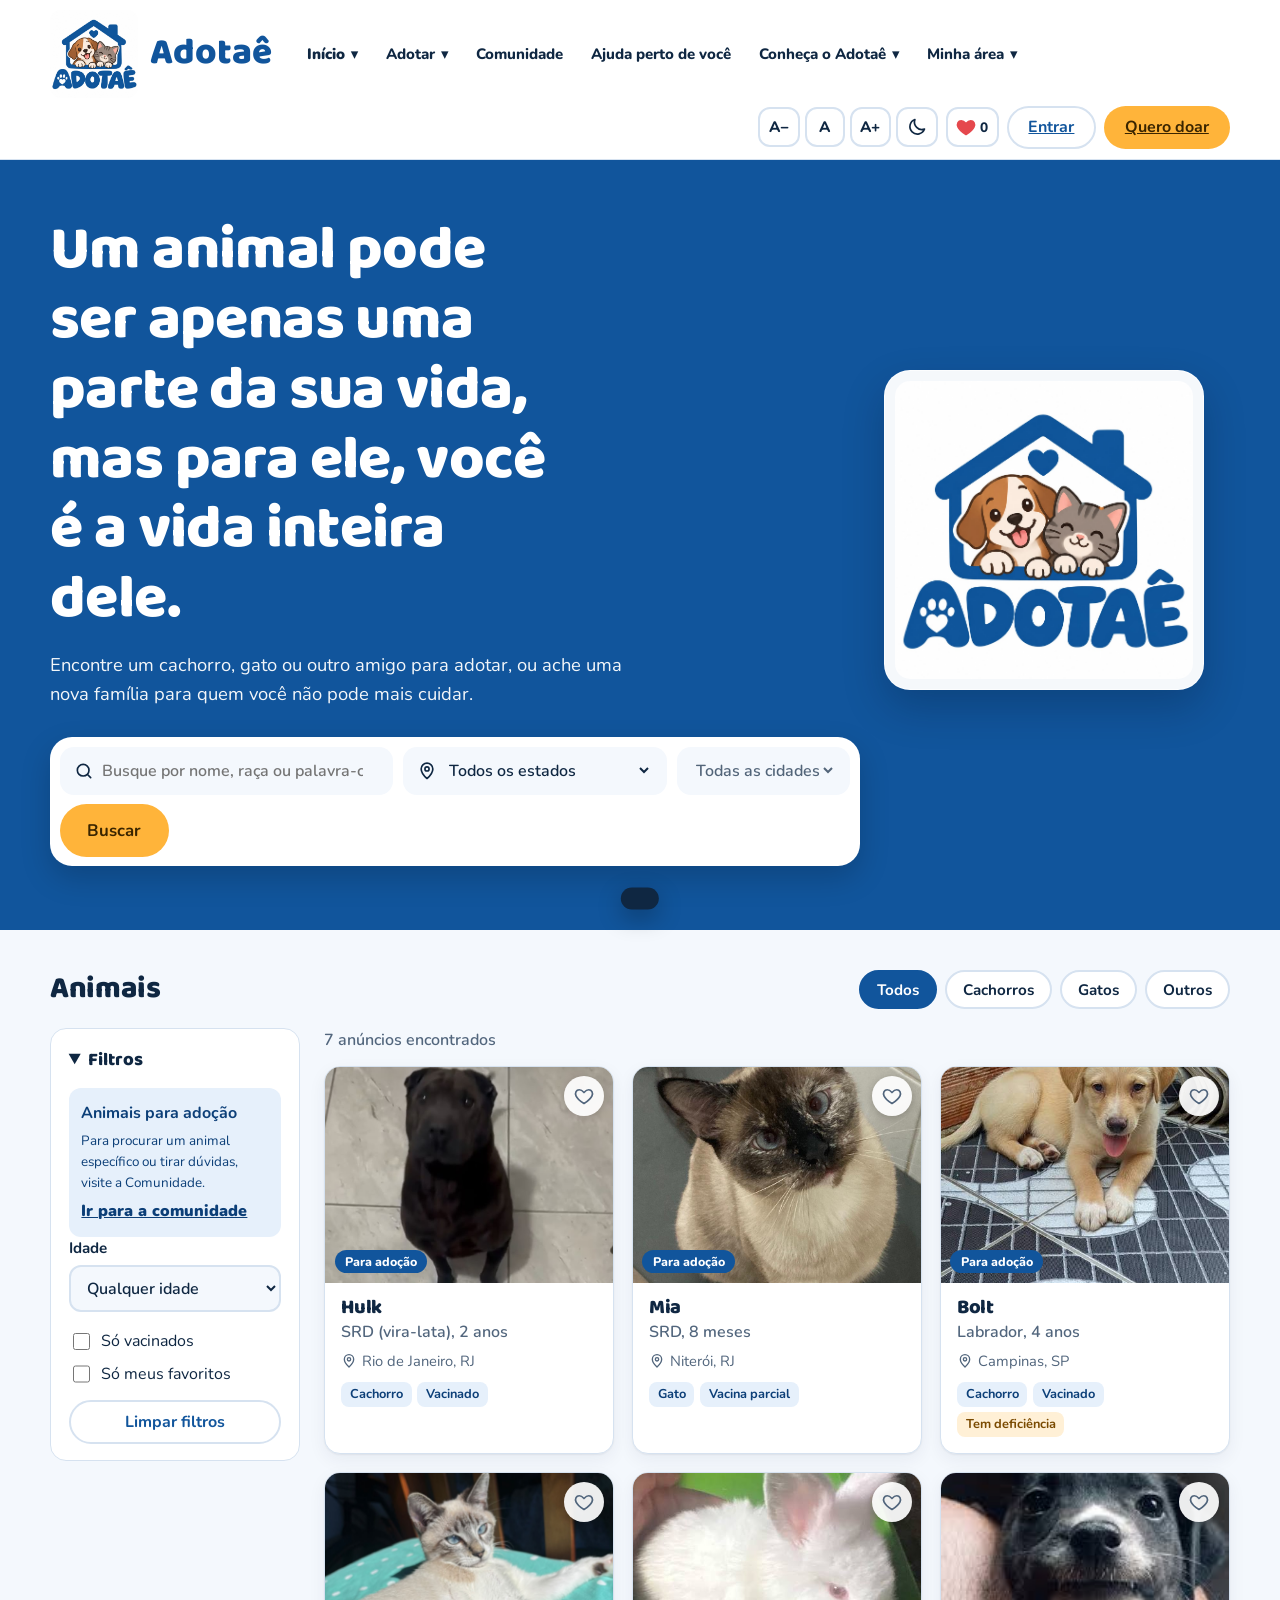
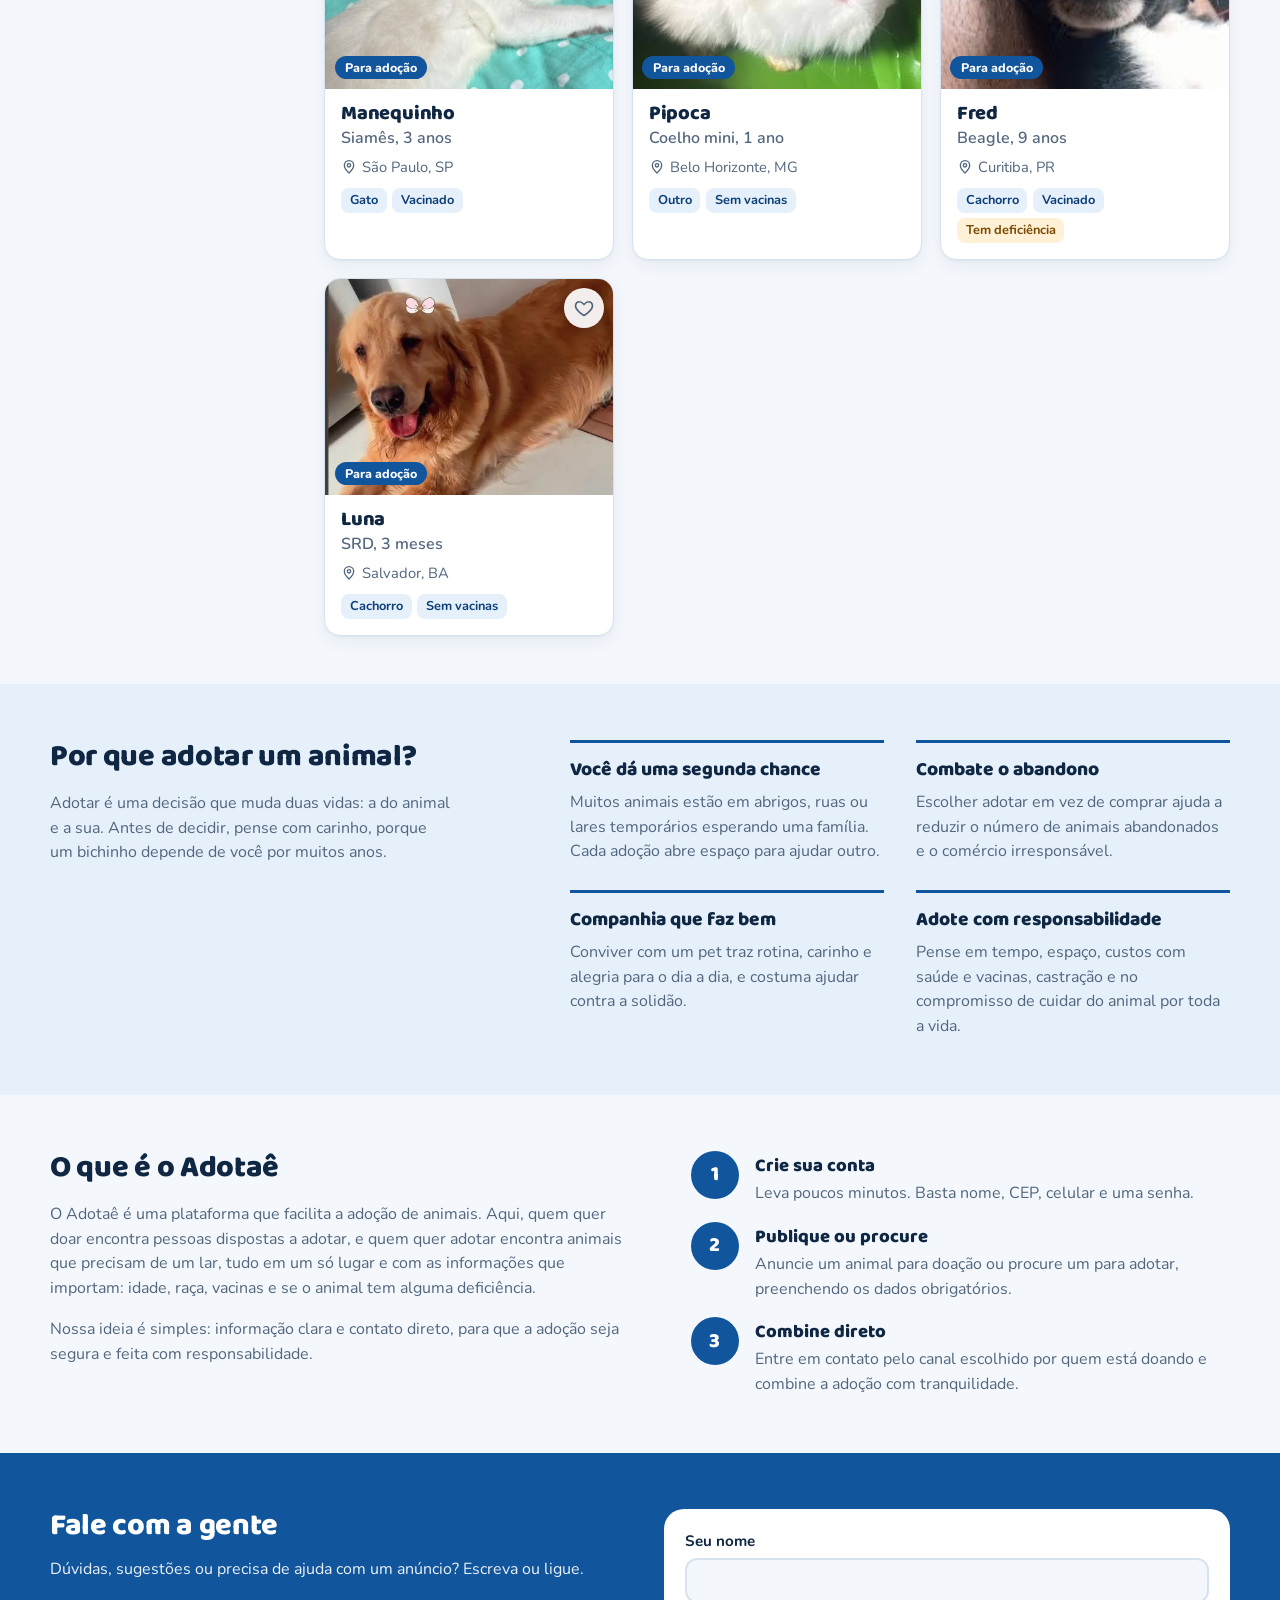
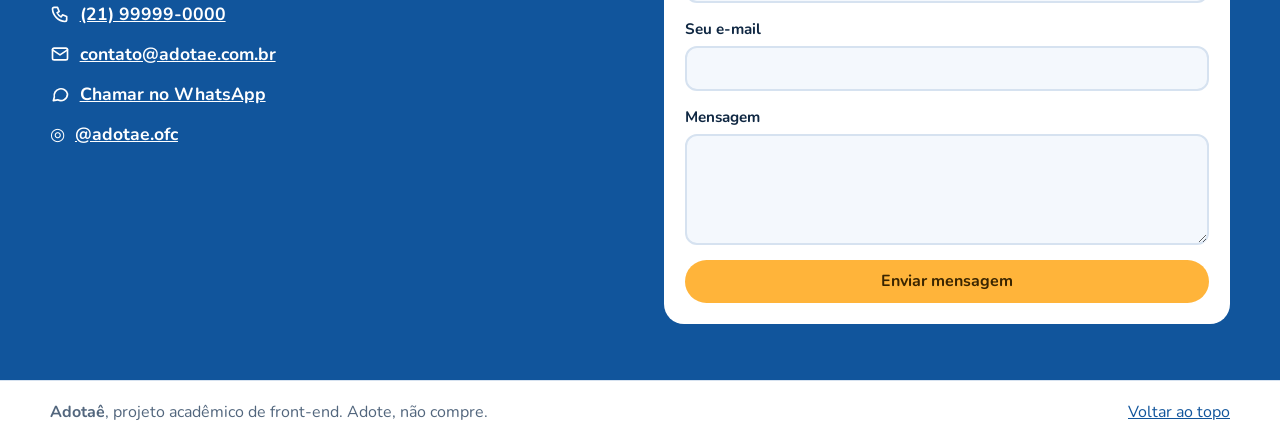
<file: index.html>
<!DOCTYPE html>
<html lang="pt-BR">
<head>
  <meta charset="UTF-8">
  <meta name="viewport" content="width=device-width, initial-scale=1">
  <title>Adotaê — Adote um amigo</title>
  <meta name="description" content="O Adotaê conecta quem quer doar um animal com quem quer adotar.">
  <link rel="preconnect" href="https://fonts.googleapis.com">
  <link rel="preconnect" href="https://fonts.gstatic.com" crossorigin>
  <link href="https://fonts.googleapis.com/css2?family=Baloo+2:wght@600;700;800&family=Nunito:wght@400;600;700&display=swap" rel="stylesheet">
  <link rel="stylesheet" href="css/style.css">
  <link rel="stylesheet" href="cadastro.css">
</head>
<body id="topo">

  <!-- Ícones (sprite SVG). Usados com <svg class="ic"><use href="#i-nome"/></svg> -->
  <svg width="0" height="0" style="position:absolute" aria-hidden="true">
    <symbol id="i-heart" viewBox="0 0 24 24"><path d="M12 21s-7.5-4.6-9.6-9.2C.9 8.4 2.7 4.5 6.3 4.5c2.1 0 3.8 1.2 5.7 3.3 1.9-2.1 3.6-3.3 5.7-3.3 3.6 0 5.4 3.9 3.9 7.3C19.5 16.4 12 21 12 21z"/></symbol>
    <symbol id="i-share" viewBox="0 0 24 24"><circle cx="18" cy="5" r="3"/><circle cx="6" cy="12" r="3"/><circle cx="18" cy="19" r="3"/><path d="M8.6 10.5l6.800-4M8.6 13.500l6.800 4"/></symbol>
    <symbol id="i-moon" viewBox="0 0 24 24"><path d="M21 14.5A9 9 0 0 1 9.5 3a9 9 0 1 0 11.5 11.500z"/></symbol>
    <symbol id="i-sun" viewBox="0 0 24 24"><circle cx="12" cy="12" r="4"/><path d="M12 2v2M12 20v2M4.900 4.900l1.400 1.400M17.700 17.700l1.400 1.400M2 12h2M20 12h2M4.900 19.100l1.400-1.400M17.700 6.300l1.400-1.400"/></symbol>
    <symbol id="i-search" viewBox="0 0 24 24"><circle cx="11" cy="11" r="7"/><path d="M20 20l-3.500-3.500"/></symbol>
    <symbol id="i-pin" viewBox="0 0 24 24"><path d="M12 21s7-6.100 7-11.500A7 7 0 0 0 5 9.500C5 14.900 12 21 12 21z"/><circle cx="12" cy="9.500" r="2.500"/></symbol>
    <symbol id="i-phone" viewBox="0 0 24 24"><path d="M5 4h4l2 5-2.500 1.500a11 11 0 0 0 5 5L15 13l5 2v4a2 2 0 0 1-2 2A16 16 0 0 1 3 6a2 2 0 0 1 2-2z"/></symbol>
    <symbol id="i-mail" viewBox="0 0 24 24"><rect x="3" y="5" width="18" height="14" rx="2"/><path d="M3 7l9 6 9-6"/></symbol>
    <symbol id="i-chat" viewBox="0 0 24 24"><path d="M21 12a8 8 0 0 1-11.800 7L4 20l1.200-4.300A8 8 0 1 1 21 12z"/></symbol>
    <symbol id="i-close" viewBox="0 0 24 24"><path d="M6 6l12 12M18 6L6 18"/></symbol>
  </svg>

  <a class="skip" href="#animais">Pular para os animais</a>

  <!-- ================= CABEÇALHO ================= -->
  <header class="topbar">
    <div class="wrap topbar-in">
      <a class="brand" href="#topo" aria-label="Adotaê — início">
        <img src="img/logo.jpeg" alt="" width="88" height="88">
        <span>Adotaê</span>
      </a>

      <nav class="nav" aria-label="Menu principal">
        <details class="nav-group nav-home-group"><summary>Início <span aria-hidden="true">▾</span></summary><div class="nav-submenu"><a href="#topo">Página inicial</a><a href="#animais">Todos os animais</a><a href="#animais" data-nav-especie="cachorro">Cachorros</a><a href="#animais" data-nav-especie="gato">Gatos</a><a href="#animais" data-nav-especie="outro">Outros animais</a><a href="#porque">Adoção responsável</a><a href="#sobre">Como funciona</a><a href="#contato">Fale com a gente</a><a href="acesso.html">Minha conta e favoritos</a><a href="anunciar.html">Quero doar</a><a href="comunidade.html">Comunidade</a><a href="ajuda.html">Ajuda perto de você</a></div></details>
        <details class="nav-group">
          <summary>Adotar <span aria-hidden="true">▾</span></summary>
          <div class="nav-submenu">
            <a href="#animais">Todos os animais</a>
            <a href="#animais" data-nav-especie="cachorro">Cachorros</a><a href="#animais" data-nav-especie="gato">Gatos</a><a href="#animais" data-nav-especie="outro">Outros animais</a>
            <a href="#porque">Adoção responsável</a>
          </div>
        </details>
        <a href="comunidade.html">Comunidade</a>
        <a href="ajuda.html">Ajuda perto de você</a>
        <details class="nav-group">
          <summary>Conheça o Adotaê <span aria-hidden="true">▾</span></summary>
          <div class="nav-submenu">
            <a href="#porque">Por que adotar</a>
            <a href="#sobre">Como funciona</a>
            <a href="#contato">Fale com a gente</a>
          </div>
        </details>
        <details class="nav-group">
          <summary>Minha área <span aria-hidden="true">▾</span></summary>
          <div class="nav-submenu">
            <a href="acesso.html">Minha conta e favoritos</a>
            <a href="anunciar.html">Quero doar</a>
          </div>
        </details>
      </nav>

      <div class="tools">
        <div class="a11y" role="group" aria-label="Acessibilidade">
          <button class="btn-icon txt" id="fontMenos" type="button" aria-label="Diminuir tamanho da letra" title="Diminuir letra">A−</button>
          <button class="btn-icon txt" id="fontReset" type="button" aria-label="Tamanho padrão da letra" title="Tamanho padrão">A</button>
          <button class="btn-icon txt" id="fontMais" type="button" aria-label="Aumentar tamanho da letra" title="Aumentar letra">A+</button>
          <button class="btn-icon" id="temaBtn" type="button" aria-label="Ativar modo escuro" title="Modo escuro">
            <svg class="ic ic-stroke"><use href="#i-moon"/></svg>
          </button>
        </div>

        <button class="btn-icon fav-top" id="favTop" type="button" aria-label="Ver meus favoritos" title="Meus favoritos">
          <svg class="ic"><use href="#i-heart"/></svg>
          <span class="count" id="favCount">0</span>
        </button>

        <a class="btn btn-ghost" id="btnConta" href="acesso.html">Entrar</a>
        <button class="btn btn-ghost" id="btnSair" type="button" hidden>Sair</button>
        <a class="btn btn-cta" id="btnAnunciar" href="anunciar.html">Quero doar</a>
      </div>
    </div>
  </header>

  <main>
    <!-- ================= HERO ================= -->
    <section class="hero" aria-labelledby="heroTitulo">
      <img class="hero-logo" src="img/logo.jpeg" alt="Logo do Adotaê">
      <div class="wrap hero-in">
        <h1 id="heroTitulo">Um animal pode ser apenas uma parte da sua vida, mas para ele, você é a vida inteira dele.</h1>
        <p class="hero-sub">Encontre um cachorro, gato ou outro amigo para adotar, ou ache uma nova família para quem você não pode mais cuidar.</p>

        <form class="search" id="buscaForm" role="search">
          <label class="search-field grow">
            <span class="sr-only">Buscar por nome, raça ou palavra</span>
            <svg class="ic ic-stroke"><use href="#i-search"/></svg>
            <input type="search" id="buscaTexto" placeholder="Busque por nome, raça ou palavra-chave">
          </label>
          <label class="search-field">
            <span class="sr-only">Estado</span>
            <svg class="ic ic-stroke"><use href="#i-pin"/></svg>
            <select id="buscaUf"></select>
          </label>
          <label class="search-field">
            <span class="sr-only">Cidade</span>
            <select id="buscaCidade"></select>
          </label>
          <button class="btn btn-cta btn-lg" type="submit">Buscar</button>
        </form>
      </div>
    </section>

    <!-- ================= LISTAGEM ================= -->
    <section class="wrap listing" id="animais" aria-labelledby="animaisTitulo">
      <div class="listing-head">
        <h2 id="animaisTitulo">Animais</h2>
        <div class="chips" id="chipsEspecie" role="group" aria-label="Filtrar por espécie">
          <button class="chip on" data-especie="" type="button">Todos</button>
          <button class="chip" data-especie="cachorro" type="button">Cachorros</button>
          <button class="chip" data-especie="gato" type="button">Gatos</button>
          <button class="chip" data-especie="outro" type="button">Outros</button>
        </div>
      </div>

      <div class="listing-body">
        <aside class="filters-wrap" aria-label="Filtros">
          <details class="filters" id="filtros" open>
            <summary>Filtros</summary>
            <div class="filter-info"><strong>Animais para adoção</strong><p>Para procurar um animal específico ou tirar dúvidas, visite a Comunidade.</p><a href="comunidade.html">Ir para a comunidade</a></div>
            <label class="field">
              <span>Idade</span>
              <select id="filtroIdade">
                <option value="">Qualquer idade</option>
                <option value="filhote">Filhote (até 1 ano)</option>
                <option value="adulto">Adulto (1 a 7 anos)</option>
                <option value="idoso">Idoso (mais de 7 anos)</option>
              </select>
            </label>
            <label class="check"><input type="checkbox" id="filtroVacina"> Só vacinados</label>
            <label class="check"><input type="checkbox" id="filtroFav"> Só meus favoritos</label>
            <button class="btn btn-ghost btn-block" id="limparFiltros" type="button">Limpar filtros</button>
          </details>
        </aside>

        <div class="results">
          <p class="results-info" id="resultadoInfo" aria-live="polite"></p>
          <div class="grid" id="grade"></div>
          <div class="empty" id="vazio" hidden>
            <p class="empty-title">Nenhum animal encontrado.</p>
            <p>Tente mudar os filtros ou publique um anúncio para ajudar outra pessoa.</p>
          </div>
        </div>
      </div>
    </section>

    <!-- ================= POR QUE ADOTAR ================= -->
    <section class="why" id="porque" aria-labelledby="porqueTitulo">
      <div class="wrap why-in">
        <div class="why-intro">
          <h2 id="porqueTitulo">Por que adotar um animal?</h2>
          <p>Adotar é uma decisão que muda duas vidas: a do animal e a sua. Antes de decidir, pense com carinho, porque um bichinho depende de você por muitos anos.</p>
        </div>
        <dl class="why-list">
          <div>
            <dt>Você dá uma segunda chance</dt>
            <dd>Muitos animais estão em abrigos, ruas ou lares temporários esperando uma família. Cada adoção abre espaço para ajudar outro.</dd>
          </div>
          <div>
            <dt>Combate o abandono</dt>
            <dd>Escolher adotar em vez de comprar ajuda a reduzir o número de animais abandonados e o comércio irresponsável.</dd>
          </div>
          <div>
            <dt>Companhia que faz bem</dt>
            <dd>Conviver com um pet traz rotina, carinho e alegria para o dia a dia, e costuma ajudar contra a solidão.</dd>
          </div>
          <div>
            <dt>Adote com responsabilidade</dt>
            <dd>Pense em tempo, espaço, custos com saúde e vacinas, castração e no compromisso de cuidar do animal por toda a vida.</dd>
          </div>
        </dl>
      </div>
    </section>

    <!-- ================= SOBRE / COMO FUNCIONA ================= -->
    <section class="wrap about" id="sobre" aria-labelledby="sobreTitulo">
      <div class="about-text">
        <h2 id="sobreTitulo">O que é o Adotaê</h2>
        <p>O Adotaê é uma plataforma que facilita a adoção de animais. Aqui, quem quer doar encontra pessoas dispostas a adotar, e quem quer adotar encontra animais que precisam de um lar, tudo em um só lugar e com as informações que importam: idade, raça, vacinas e se o animal tem alguma deficiência.</p>
        <p>Nossa ideia é simples: informação clara e contato direto, para que a adoção seja segura e feita com responsabilidade.</p>
      </div>
      <ol class="steps" aria-label="Como funciona">
        <li><strong>Crie sua conta</strong><span>Leva poucos minutos. Basta nome, CEP, celular e uma senha.</span></li>
        <li><strong>Publique ou procure</strong><span>Anuncie um animal para doação ou procure um para adotar, preenchendo os dados obrigatórios.</span></li>
        <li><strong>Combine direto</strong><span>Entre em contato pelo canal escolhido por quem está doando e combine a adoção com tranquilidade.</span></li>
      </ol>
    </section>

    <!-- ================= CONTATO ================= -->
    <section class="contact" id="contato" aria-labelledby="contatoTitulo">
      <div class="wrap contact-in">
        <div>
          <h2 id="contatoTitulo">Fale com a gente</h2>
          <p>Dúvidas, sugestões ou precisa de ajuda com um anúncio? Escreva ou ligue.</p>
          <ul class="contact-list">
            <!-- Troque pelos seus dados reais -->
            <li><svg class="ic ic-stroke"><use href="#i-phone"/></svg> <a href="tel:+5521999990000">(21) 99999-0000</a></li>
            <li><svg class="ic ic-stroke"><use href="#i-mail"/></svg> <a href="mailto:contato@adotae.com.br">contato@adotae.com.br</a></li>
            <li><svg class="ic ic-stroke"><use href="#i-chat"/></svg> <a href="https://wa.me/5521999990000" target="_blank" rel="noopener">Chamar no WhatsApp</a></li>
            <li><span aria-hidden="true">◎</span> <a href="https://www.instagram.com/adotae.ofc/" target="_blank" rel="noopener noreferrer">@adotae.ofc</a></li>
          </ul>
        </div>
        <form class="contact-form" id="contatoForm">
          <label class="field"><span>Seu nome</span><input type="text" name="nome" required autocomplete="name"></label>
          <label class="field"><span>Seu e-mail</span><input type="email" name="email" required autocomplete="email"></label>
          <label class="field"><span>Mensagem</span><textarea name="msg" rows="4" required></textarea></label>
          <button class="btn btn-cta" type="submit">Enviar mensagem</button>
        </form>
      </div>
    </section>
  </main>

  <footer class="footer">
    <div class="wrap footer-in">
      <p><strong>Adotaê</strong>, projeto acadêmico de front-end. Adote, não compre.</p>
      <a href="#topo">Voltar ao topo</a>
    </div>
  </footer>

  <!-- ================= MODAL: DETALHES DO ANIMAL ================= -->
  <dialog class="modal modal-lg" id="detalhe" aria-labelledby="detNome">
    <button class="modal-close" type="button" data-close aria-label="Fechar"><svg class="ic ic-stroke"><use href="#i-close"/></svg></button>
    <div id="detalheConteudo"></div>
  </dialog>

  <div class="toast" id="toast" role="status" aria-live="polite"></div>

  <dialog class="modal logout-dialog" id="logoutConfirm" aria-labelledby="logoutTitulo"><h2 id="logoutTitulo">Deseja realmente sair?</h2><p>O site será encerrado e todos os dados salvos neste navegador serão apagados. Essa ação não poderá ser desfeita.</p><div class="logout-actions"><button class="btn btn-ghost" type="button" data-cancel-logout>Cancelar</button><button class="btn btn-primary" type="button" data-confirm-logout>Quero continuar assim mesmo</button></div></dialog>
  <div class="evento evento-global" id="msgGlobal" role="status" aria-live="polite" hidden></div>

  <script src="js/script.js?v=menu-close-20261121"></script>
</body>
</html>
</file>
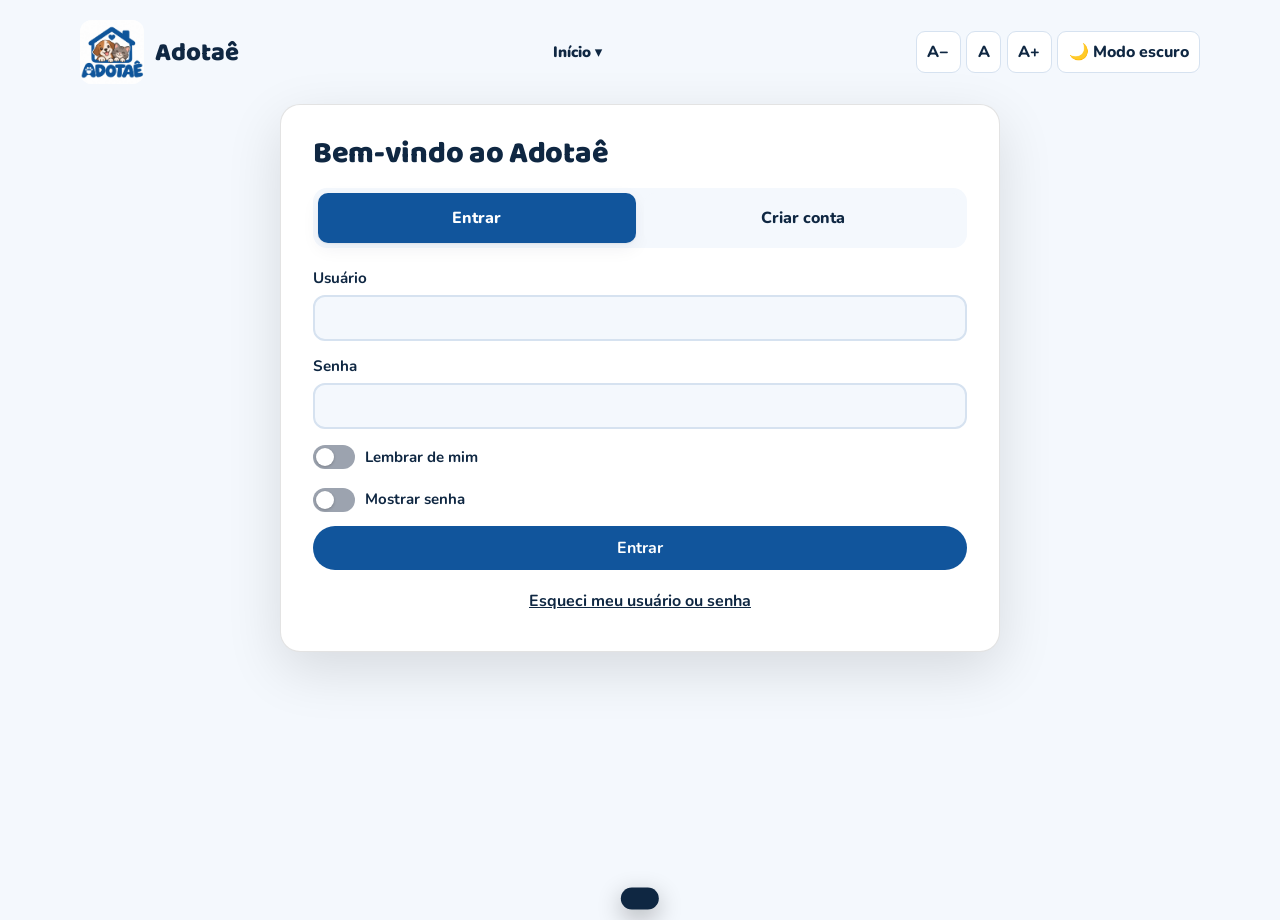
<file: acesso.html>
<!DOCTYPE html>
<html lang="pt-BR">
<head>
  <meta charset="UTF-8">
  <meta name="viewport" content="width=device-width, initial-scale=1">
  <title>Adotaê — Entrar ou criar conta</title>
  <meta name="description" content="Entre ou crie sua conta no Adotaê.">
  <link rel="preconnect" href="https://fonts.googleapis.com">
  <link rel="preconnect" href="https://fonts.gstatic.com" crossorigin>
  <link href="https://fonts.googleapis.com/css2?family=Baloo+2:wght@600;700;800&family=Nunito:wght@400;600;700&display=swap" rel="stylesheet">
  <link rel="stylesheet" href="css/style.css">
  <link rel="stylesheet" href="cadastro.css">
<link rel="stylesheet" href="a11y-pages.css?v=dark-mode-20261121"><script src="acessibilidade.js?v=dark-mode-20261121" defer></script></head>
<body class="auth-page" data-auth-page="login">
  <header class="auth-header">
    <a class="brand" href="index.html"><img src="img/logo.jpeg" alt="Adotaê"><span>Adotaê</span></a>
    <details class="nav-group auth-home-menu"><summary>Início ▾</summary><div class="nav-submenu"><a href="index.html#topo">Página inicial</a><a href="index.html#animais">Todos os animais</a><a href="index.html#porque">Adoção responsável</a><a href="index.html#sobre">Como funciona</a><a href="index.html#contato">Fale com a gente</a><a href="acesso.html">Minha conta e favoritos</a><a href="anunciar.html">Quero doar</a><a href="comunidade.html">Comunidade</a><a href="ajuda.html">Ajuda perto de você</a></div></details>
  </header>
  <main class="auth-main">
      <section class="modal auth-card" id="auth" aria-labelledby="authTitulo">
    <h2 id="authTitulo">Bem-vindo ao Adotaê</h2>
    <div class="tabs auth-tabs" role="tablist" aria-label="Acesso">
      <button class="tab on" type="button" data-tab="login" role="tab" aria-selected="true">Entrar</button>
      <button class="tab" type="button" data-tab="cadastro" role="tab" aria-selected="false">Criar conta</button>
    </div>

    <form id="loginForm" class="form" data-panel="login" novalidate autocomplete="off">
      <label class="field"><span>Usuário</span><input type="text" name="usuario" required autocomplete="off" autocapitalize="none" spellcheck="false"></label>
      <label class="field"><span>Senha</span><input type="password" name="senha" data-senha required autocomplete="off"></label>
      <label class="show-password-toggle remember-toggle"><input type="checkbox" name="lembrar" id="lembrarDeMim"><span class="show-password-switch" aria-hidden="true"></span><span class="show-password-text">Lembrar de mim</span></label>
      <label class="show-password-toggle">
        <input type="checkbox" class="mostrar-senha">
        <span class="show-password-switch" aria-hidden="true"></span>
        <span class="show-password-text">Mostrar senha</span>
      </label>
      <p class="form-erro" id="loginErro" role="alert" hidden></p>
      <button class="btn btn-primary btn-block" type="submit">Entrar</button>
      <button class="link-btn" type="button" id="abrirRecuperar">Esqueci meu usuário ou senha</button>
    </form>

    <form id="cadastroForm" class="form" data-panel="cadastro" hidden novalidate>
      <fieldset class="grupo">
        <legend>Dados pessoais</legend>
        <label class="field"><span>Nome completo *</span><input type="text" name="nome" data-letters-only required minlength="15" maxlength="60" pattern="[A-Za-zÀ-ÖØ-öø-ÿ ]{15,60}" title="Digite seu nome completo usando apenas letras e espaços (15 a 60 caracteres)." autocomplete="name"></label>
        <label class="field"><span>Nome materno *</span><input type="text" name="materno" data-letters-only required minlength="3" maxlength="60" autocomplete="off"></label>
        <div class="row">
          <div class="field date-dual"><span>Data de nascimento *</span><div class="date-dual-row">
<input type="text" name="nascimentoTexto" data-date-text required inputmode="numeric" placeholder="DD/MM/AAAA" maxlength="10" pattern="\d{2}/\d{2}/\d{4}" aria-label="Digite a data no formato dia, mês e ano">
<label class="date-picker-label">Ou escolha no calendário<input type="date" data-date-picker aria-label="Escolher data no calendário"></label>
</div><input type="hidden" name="nascimento"></div>
          <label class="field"><span>Gênero *</span>
            <select name="genero" required>
              <option value="" disabled selected>Selecione</option>
              <option value="Feminino">Feminino</option>
              <option value="Masculino">Masculino</option>
              <option value="Não binário">Não binário</option>
              <option value="Outro">Outro</option>
              <option value="Prefiro não informar">Prefiro não informar</option>
            </select></label>
        </div>
        <label class="field"><span>Celular com DDD * <small>(não precisa ser fixo)</small></span>
          <input type="tel" name="celular" required inputmode="tel" placeholder="(21) 99999-0000" maxlength="15" autocomplete="tel"></label>
      </fieldset>

      <fieldset class="grupo">
        <legend>Endereço</legend>
        <div class="cep-linha">
          <label class="field"><span>CEP *</span><input type="text" name="cep" id="cadCep" required inputmode="numeric" placeholder="00000-000" maxlength="9" autocomplete="postal-code"></label>
          <button class="btn btn-ghost" type="button" id="btnBuscarCep">Buscar CEP</button>
        </div>
        <p class="dica" id="cepMsg" role="status" aria-live="polite" hidden></p>
        <label class="field"><span>Endereço (rua/avenida) *</span><input type="text" name="endereco" data-letters-only required maxlength="80" autocomplete="address-line1"></label>
        <div class="row">
          <label class="field"><span>Número *</span><input type="text" name="numero" required maxlength="10" inputmode="numeric" autocomplete="off"></label>
          <label class="field"><span>Complemento</span><input type="text" name="complemento" maxlength="40" autocomplete="address-line2"></label>
        </div>
        <label class="field"><span>Bairro *</span><input type="text" name="bairro" data-letters-only required maxlength="60"></label>
        <div class="row">
          <label class="field"><span>Estado *</span><select name="uf" id="cadUf" required></select></label>
          <label class="field"><span>Cidade *</span><select name="cidade" id="cadCidade" required></select></label>
        </div>
      </fieldset>

      <fieldset class="grupo">
        <legend>Acesso</legend>
        <label class="field"><span>Usuário * <small>(4 a 20 letras, números, . ou _)</small></span>
          <input type="text" name="usuario" required minlength="4" maxlength="20" pattern="[A-Za-z0-9._]{4,20}" autocomplete="username" autocapitalize="none" spellcheck="false"></label>
        <label class="field"><span>Senha * <small>(mínimo 6 caracteres)</small></span>
          <input type="password" name="senha" id="cadSenha" data-senha required minlength="6" autocomplete="new-password"></label>
        <div class="forca" id="forca" data-nivel="0" aria-live="polite">
          <div class="forca-barra" aria-hidden="true"><i></i><i></i><i></i></div>
          <p class="forca-txt" id="forcaTxt">Crie uma senha forte: misture letras maiúsculas e minúsculas, números e símbolos.</p>
        </div>
        <label class="field"><span>Confirmar senha *</span>
          <input type="password" name="confirmar" id="cadConfirmar" data-senha required minlength="6" autocomplete="new-password"></label>
        <p class="dica" id="confirmaMsg" aria-live="polite" hidden></p>
        <label class="show-password-toggle">
        <input type="checkbox" class="mostrar-senha">
        <span class="show-password-switch" aria-hidden="true"></span>
        <span class="show-password-text">Mostrar senha</span>
      </label>
      </fieldset>

      <p class="form-erro" id="cadErro" role="alert" hidden></p>
      <button class="btn btn-primary btn-block" type="submit">Criar conta</button>
    </form>

    <form id="recuperarForm" class="form" data-panel="recuperar" hidden novalidate>
      <h3 class="rec-titulo">Recuperar usuário ou senha</h3>
      <p class="hint">Confirme seus dados para ver seu usuário. Se também esqueceu a senha, defina uma nova abaixo.</p>
      <label class="field"><span>Nome materno *</span><input type="text" name="materno" data-letters-only required autocomplete="off"></label>
      <div class="row">
        <div class="field date-dual"><span>Data de nascimento *</span><div class="date-dual-row">
<input type="text" name="nascimentoTexto" data-date-text required inputmode="numeric" placeholder="DD/MM/AAAA" maxlength="10" pattern="\d{2}/\d{2}/\d{4}" aria-label="Digite a data no formato dia, mês e ano">
<label class="date-picker-label">Ou escolha no calendário<input type="date" data-date-picker aria-label="Escolher data no calendário"></label>
</div><input type="hidden" name="nascimento"></div>
        <label class="field"><span>Celular *</span><input type="tel" name="celular" required inputmode="tel" placeholder="(21) 99999-0000" maxlength="15"></label>
      </div>
      <label class="field"><span>Nova senha <small>(opcional, mínimo 6 caracteres)</small></span>
        <input type="password" name="novaSenha" data-senha minlength="6" autocomplete="new-password"></label>
      <label class="show-password-toggle">
        <input type="checkbox" class="mostrar-senha">
        <span class="show-password-switch" aria-hidden="true"></span>
        <span class="show-password-text">Mostrar senha</span>
      </label>
      <p class="form-erro" id="recErro" role="alert" hidden></p>
      <p class="rec-ok" id="recOk" role="status" hidden></p>
      <button class="btn btn-primary btn-block" type="submit">Recuperar</button>
      <button class="link-btn" type="button" id="voltarLogin">Voltar para o login</button>
    </form>
  </section>

  <section class="modal account-card" id="minhaConta" hidden aria-labelledby="contaTitulo">
    <div class="account-heading">
      <div><p class="account-eyebrow">ÁREA DO USUÁRIO</p><h2 id="contaTitulo">Minha conta</h2><p class="hint">Seus dados cadastrados e seus animais favoritos.</p></div>
      <a class="btn btn-ghost" href="index.html">Voltar ao início</a>
    </div>
    <section class="account-section" aria-labelledby="dadosContaTitulo">
      <h3 id="dadosContaTitulo">Meus dados</h3>
      <div class="account-data" id="dadosConta"></div>
    </section>
    <section class="account-section" aria-labelledby="favoritosContaTitulo">
      <h3 id="favoritosContaTitulo">Animais favoritados</h3>
      <div class="account-favorites" id="favoritosConta"></div>
    </section>
    <button class="btn btn-ghost btn-block" id="sairConta" type="button">Sair da conta</button>
  </section>

  <dialog class="modal logout-dialog" id="logoutConfirm" aria-labelledby="logoutTitulo"><h2 id="logoutTitulo">Deseja realmente sair?</h2><p>O site será encerrado e todos os dados salvos neste navegador serão apagados. Essa ação não poderá ser desfeita.</p><div class="logout-actions"><button class="btn btn-ghost" type="button" data-cancel-logout>Cancelar</button><button class="btn btn-primary" type="button" data-confirm-logout>Quero continuar assim mesmo</button></div></dialog>
  <div class="toast" id="toast" role="status" aria-live="polite"></div>
  <div class="evento evento-global" id="msgGlobal" role="status" aria-live="polite" hidden></div>
  </main>
  <script src="cadastro.js"></script>
</body>
</html>
</file>
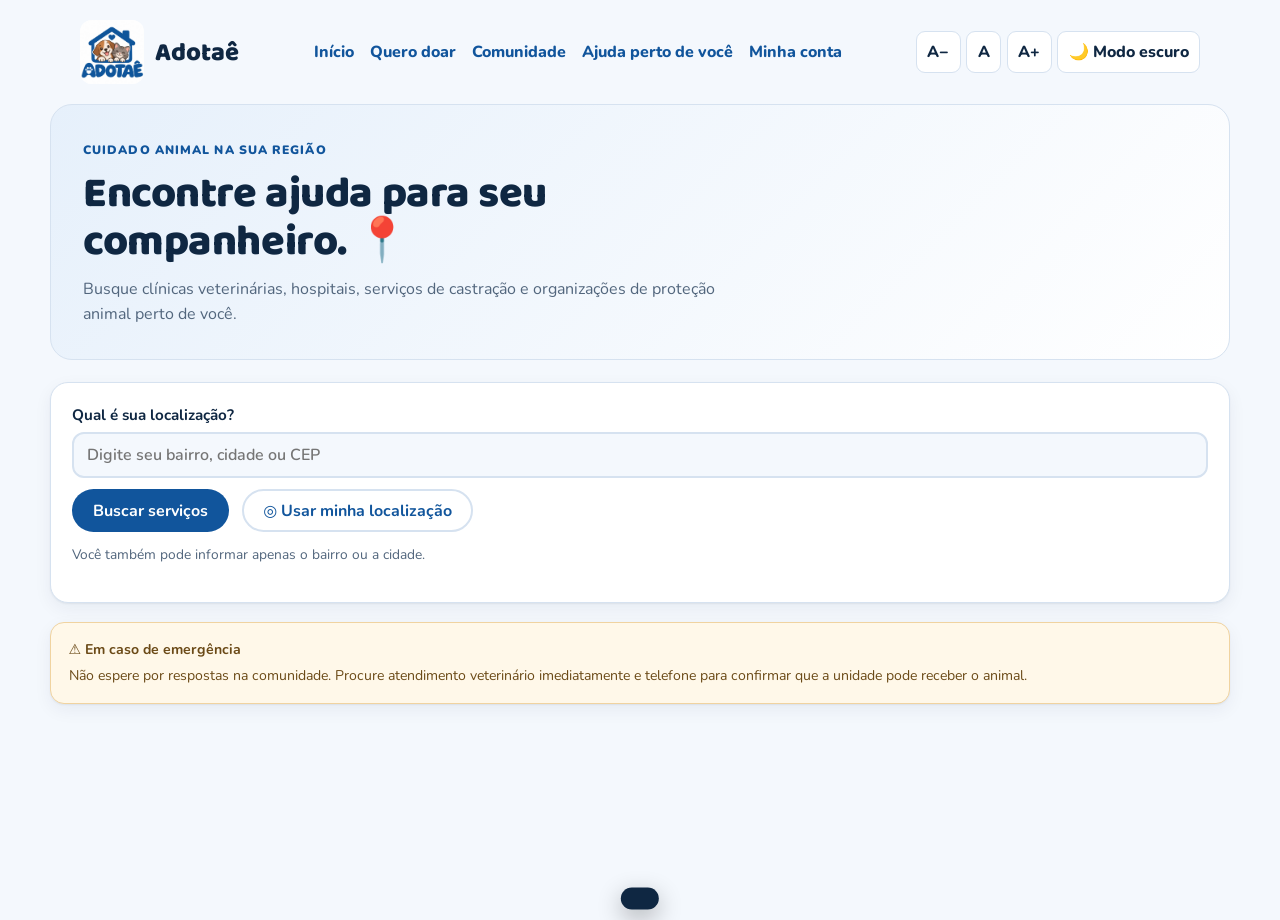
<file: ajuda.html>
<!DOCTYPE html>
<html lang="pt-BR"><head><meta charset="UTF-8"><meta name="viewport" content="width=device-width, initial-scale=1">
<title>Adotaê — Ajuda perto de você</title><meta name="description" content="Encontre clínicas veterinárias, castração, hospitais e ONGs perto de você.">
<link rel="preconnect" href="https://fonts.googleapis.com"><link rel="preconnect" href="https://fonts.gstatic.com" crossorigin>
<link href="https://fonts.googleapis.com/css2?family=Baloo+2:wght@600;700;800&family=Nunito:wght@400;600;700&display=swap" rel="stylesheet">
<link rel="stylesheet" href="css/style.css"><link rel="stylesheet" href="cadastro.css"><link rel="stylesheet" href="a11y-pages.css?v=dark-mode-20261121"><script src="acessibilidade.js?v=dark-mode-20261121" defer></script></head>
<body class="auth-page help-page">
<header class="auth-header"><a class="brand" href="index.html"><img src="img/logo.jpeg" alt="Adotaê"><span>Adotaê</span></a>
<nav class="announce-nav" aria-label="Navegação principal"><a href="index.html">Início</a><a href="anunciar.html">Quero doar</a><a href="comunidade.html">Comunidade</a><a href="ajuda.html" aria-current="page">Ajuda perto de você</a><a href="acesso.html">Minha conta</a></nav></header>
<main class="auth-main help-main"><section class="help-hero"><span class="community-eyebrow">CUIDADO ANIMAL NA SUA REGIÃO</span><h1>Encontre ajuda para seu companheiro. 📍</h1><p>Busque clínicas veterinárias, hospitais, serviços de castração e organizações de proteção animal perto de você.</p></section>
<section class="help-search-card"><form id="locationForm"><label class="field"><span>Qual é sua localização?</span><input id="locationInput" name="localizacao" type="text" maxlength="120" required placeholder="Digite seu bairro, cidade ou CEP"></label>
<div class="help-search-actions"><button class="btn btn-primary" type="submit">Buscar serviços</button><button class="btn btn-ghost" id="useLocation" type="button">◎ Usar minha localização</button></div><p id="locationStatus" class="community-muted" aria-live="polite">Você também pode informar apenas o bairro ou a cidade.</p></form></section>
<section class="help-results" id="helpResults" hidden><div class="community-feed-heading"><div><h2>Serviços na região</h2><p id="searchedLocation" class="community-muted"></p></div></div>
<div class="help-service-grid">
<article class="help-service-card"><div class="help-service-icon">✂️</div><h3>Castração gratuita</h3><p>Encontre campanhas, programas públicos e serviços gratuitos. Confirme critérios, documentação e agendamento diretamente com o local.</p><a class="btn btn-primary btn-block" data-map="castracao" target="_blank" rel="noopener">Buscar no mapa</a></article>
<article class="help-service-card"><div class="help-service-icon">🩺</div><h3>Veterinários e clínicas</h3><p>Consulte clínicas veterinárias próximas e entre em contato para confirmar especialidades, valores e horários.</p><a class="btn btn-primary btn-block" data-map="veterinarios" target="_blank" rel="noopener">Buscar no mapa</a></article>
<article class="help-service-card"><div class="help-service-icon">🚑</div><h3>Hospitais e emergências</h3><p>Encontre hospitais veterinários e atendimento de urgência. Ligue antes para confirmar disponibilidade.</p><a class="btn btn-primary btn-block" data-map="emergencia" target="_blank" rel="noopener">Buscar no mapa</a></article>
<article class="help-service-card"><div class="help-service-icon">🐾</div><h3>ONGs e proteção animal</h3><p>Localize organizações, abrigos e grupos de proteção que podem orientar ou apoiar resgates.</p><a class="btn btn-primary btn-block" data-map="ongs" target="_blank" rel="noopener">Buscar no mapa</a></article>
</div><div class="help-map-note">Os resultados são abertos no Google Maps. Confira endereço, funcionamento, disponibilidade e se o serviço é realmente gratuito antes de se deslocar.</div></section>
<section class="help-emergency-note"><strong>⚠️ Em caso de emergência</strong><p>Não espere por respostas na comunidade. Procure atendimento veterinário imediatamente e telefone para confirmar que a unidade pode receber o animal.</p></section>
</main><div class="toast" id="toast" role="status" aria-live="polite"></div><script src="ajuda.js"></script></body></html>
</file>
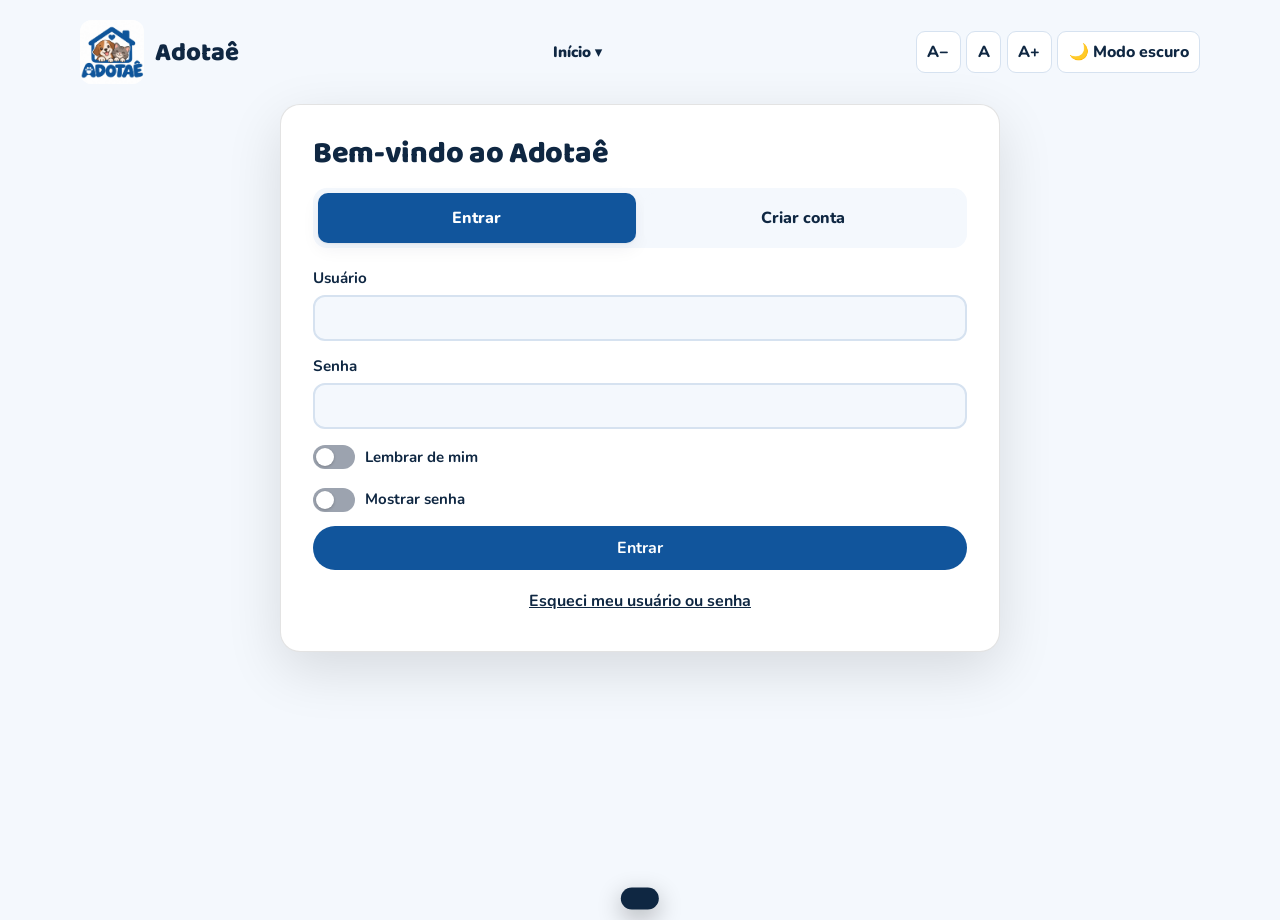
<file: anunciar.html>
<!DOCTYPE html>
<html lang="pt-BR"><head>
<meta charset="UTF-8"><meta name="viewport" content="width=device-width, initial-scale=1">
<title>Adotaê — Quero doar</title><meta name="description" content="Publique um animal para doação no Adotaê.">
<link rel="preconnect" href="https://fonts.googleapis.com"><link rel="preconnect" href="https://fonts.gstatic.com" crossorigin>
<link href="https://fonts.googleapis.com/css2?family=Baloo+2:wght@600;700;800&family=Nunito:wght@400;600;700&display=swap" rel="stylesheet">
<link rel="stylesheet" href="css/style.css"><link rel="stylesheet" href="cadastro.css"><link rel="stylesheet" href="a11y-pages.css?v=dark-mode-20261121"><script src="acessibilidade.js?v=dark-mode-20261121" defer></script></head>
<body class="auth-page announce-page">
<header class="auth-header"><a class="brand" href="index.html"><img src="img/logo.jpeg" alt="Adotaê"><span>Adotaê</span></a><nav class="announce-nav"><details class="nav-group auth-home-menu"><summary>Início ▾</summary><div class="nav-submenu"><a href="index.html#topo">Página inicial</a><a href="index.html#animais">Todos os animais</a><a href="index.html#animais" data-nav-especie="cachorro">Cachorros</a><a href="index.html#animais" data-nav-especie="gato">Gatos</a><a href="index.html#animais" data-nav-especie="outro">Outros animais</a><a href="index.html#porque">Adoção responsável</a><a href="index.html#sobre">Como funciona</a><a href="index.html#contato">Fale com a gente</a><a href="acesso.html">Minha conta e favoritos</a><a href="anunciar.html">Quero doar</a><a href="comunidade.html">Comunidade</a><a href="ajuda.html">Ajuda perto de você</a></div></details><a href="acesso.html">Minha conta</a><button class="btn btn-ghost" id="btnSairAnuncio" type="button">Sair</button></nav></header>
<main class="auth-main announce-main"><h1>Ajude um animal a encontrar um lar</h1><p class="announce-intro">Compartilhe os dados do animal que você deseja encaminhar para uma adoção responsável.</p>
  <section class="announce-card" aria-labelledby="anuncioTitulo">
    <h2 id="anuncioTitulo">Cadastrar animal para doação</h2>
    <form id="anuncioForm" class="form" novalidate>
      <input type="hidden" name="tipo" value="doacao">
      <p class="hint" id="anuncioDica"></p>

      <label class="field"><span data-doacao="Nome do animal" data-procura="Título do pedido (ex.: Procuro um gatinho)">Nome do animal</span>
        <input type="text" name="nome" data-letters-only required maxlength="60"></label>

      <div class="row">
        <label class="field"><span>Espécie</span>
          <select name="especie" required>
            <option value="" disabled selected>Selecione</option>
            <option value="cachorro">Cachorro</option>
            <option value="gato">Gato</option>
            <option value="outro">Outro</option>
          </select></label>
        <label class="field"><span data-doacao="Raça" data-procura="Raça desejada">Raça</span>
          <input type="text" name="raca" data-letters-only required maxlength="40" placeholder="Se não tiver raça, escreva Sem Raça"></label>
      </div>

      <div class="row">
        <label class="field"><span data-doacao="Idade" data-procura="Idade desejada">Idade</span>
          <input type="number" name="idadeNum" required min="0" max="40" step="1" inputmode="numeric"></label>
        <label class="field"><span>Unidade</span>
          <select name="idadeUn" required>
            <option value="meses">meses</option>
            <option value="anos" selected>anos</option>
          </select></label>
        <label class="field"><span>Sexo</span>
          <select name="sexo" required>
            <option value="" disabled selected>Selecione</option>
            <option value="Macho">Macho</option>
            <option value="Fêmea">Fêmea</option>
            <option value="Tanto faz">Tanto faz</option>
          </select></label>
      </div>

      <div class="row">
        <label class="field"><span data-doacao="Vacinas" data-procura="Vacinas">Vacinas</span>
          <select name="vacina" required>
            <option value="" disabled selected>Selecione</option>
            <option value="sim">Vacinas em dia</option>
            <option value="parcial">Vacinação parcial</option>
            <option value="nao">Não vacinado</option>
          </select></label>
        <label class="field"><span data-doacao="Possui alguma deficiência?" data-procura="Aceita animal com deficiência?">Possui alguma deficiência?</span>
          <select name="deficiencia" id="defSelect" required>
            <option value="" disabled selected>Selecione</option>
            <option value="nao" data-doacao="Não possui" data-procura="Prefiro sem deficiência">Não possui</option>
            <option value="sim" data-doacao="Possui" data-procura="Aceito animal com deficiência">Possui</option>
          </select></label>
      </div>

      <label class="field" id="defDetalheBox" hidden><span>Qual deficiência ou condição especial?</span>
        <input type="text" name="deficienciaDetalhe" id="defDetalhe" data-letters-only maxlength="120" placeholder="Ex.: não enxerga do olho esquerdo"></label>

      <div class="row">
        <label class="field"><span>Porte</span>
          <select name="porte" required>
            <option value="" disabled selected>Selecione</option>
            <option>Pequeno</option><option>Médio</option><option>Grande</option>
          </select></label>
        <label class="field"><span>Estado</span><select name="uf" id="anUf" required><option value="">Selecione</option><option>AC</option><option>AL</option><option>AP</option><option>AM</option><option>BA</option><option>CE</option><option>DF</option><option>ES</option><option>GO</option><option>MA</option><option>MT</option><option>MS</option><option>MG</option><option>PA</option><option>PB</option><option>PR</option><option>PE</option><option>PI</option><option>RJ</option><option>RN</option><option>RS</option><option>RO</option><option>RR</option><option>SC</option><option>SP</option><option>SE</option><option>TO</option></select></label>
        <label class="field"><span>Cidade</span><input type="text" name="cidade" id="anCidade" data-letters-only required maxlength="60" placeholder="Digite sua cidade"></label>
      </div>

      <label class="field"><span>Descrição</span>
        <textarea name="descricao" rows="3" required maxlength="500" placeholder="Conte sobre o jeitinho, a rotina e o que você espera da adoção"></textarea></label>

      <label class="field"><span>Foto (opcional)</span>
        <input type="file" name="foto" accept="image/*"></label>

      <fieldset class="contact-box">
        <legend>Como você prefere receber os interessados?</legend>
        <label class="field"><span>Escolha seu canal de contato preferido</span>
          <select name="preferenciaContato" id="preferenciaContato" required>
            <option value="">Selecione uma opção</option>
            <option value="whatsapp">WhatsApp</option>
            <option value="telefone">Ligação telefônica</option>
            <option value="instagram">Instagram</option>
            <option value="email">E-mail</option>
          </select>
        </label>
        <div class="row">
          <label class="field" id="contatoTelefoneBox"><span>Telefone / WhatsApp com DDD</span><input type="tel" name="telefone" id="anTel" inputmode="tel"></label>
          <label class="field" id="contatoEmailBox"><span>E-mail</span><input type="email" name="email" id="anEmail"></label>
          <label class="field" id="contatoInstagramBox" hidden><span>Usuário do Instagram</span><input type="text" name="instagram" id="anInstagram" maxlength="60" placeholder="@seuusuario"></label>
        </div>
      </fieldset>

      <p class="form-erro" id="anErro" role="alert" hidden></p>
      <button class="btn btn-primary btn-block btn-lg" type="submit">Publicar animal para doação</button>
    </form>
  </section>

<div class="toast" id="toast" role="status" aria-live="polite"></div><dialog class="modal logout-dialog" id="logoutConfirm" aria-labelledby="logoutTitulo"><h2 id="logoutTitulo">Deseja realmente sair?</h2><p>O site será encerrado e todos os dados salvos neste navegador serão apagados. Essa ação não poderá ser desfeita.</p><div class="logout-actions"><button class="btn btn-ghost" type="button" data-cancel-logout>Cancelar</button><button class="btn btn-primary" type="button" data-confirm-logout>Quero continuar assim mesmo</button></div></dialog></main>
<script src="anunciar.js"></script></body></html>
</file>
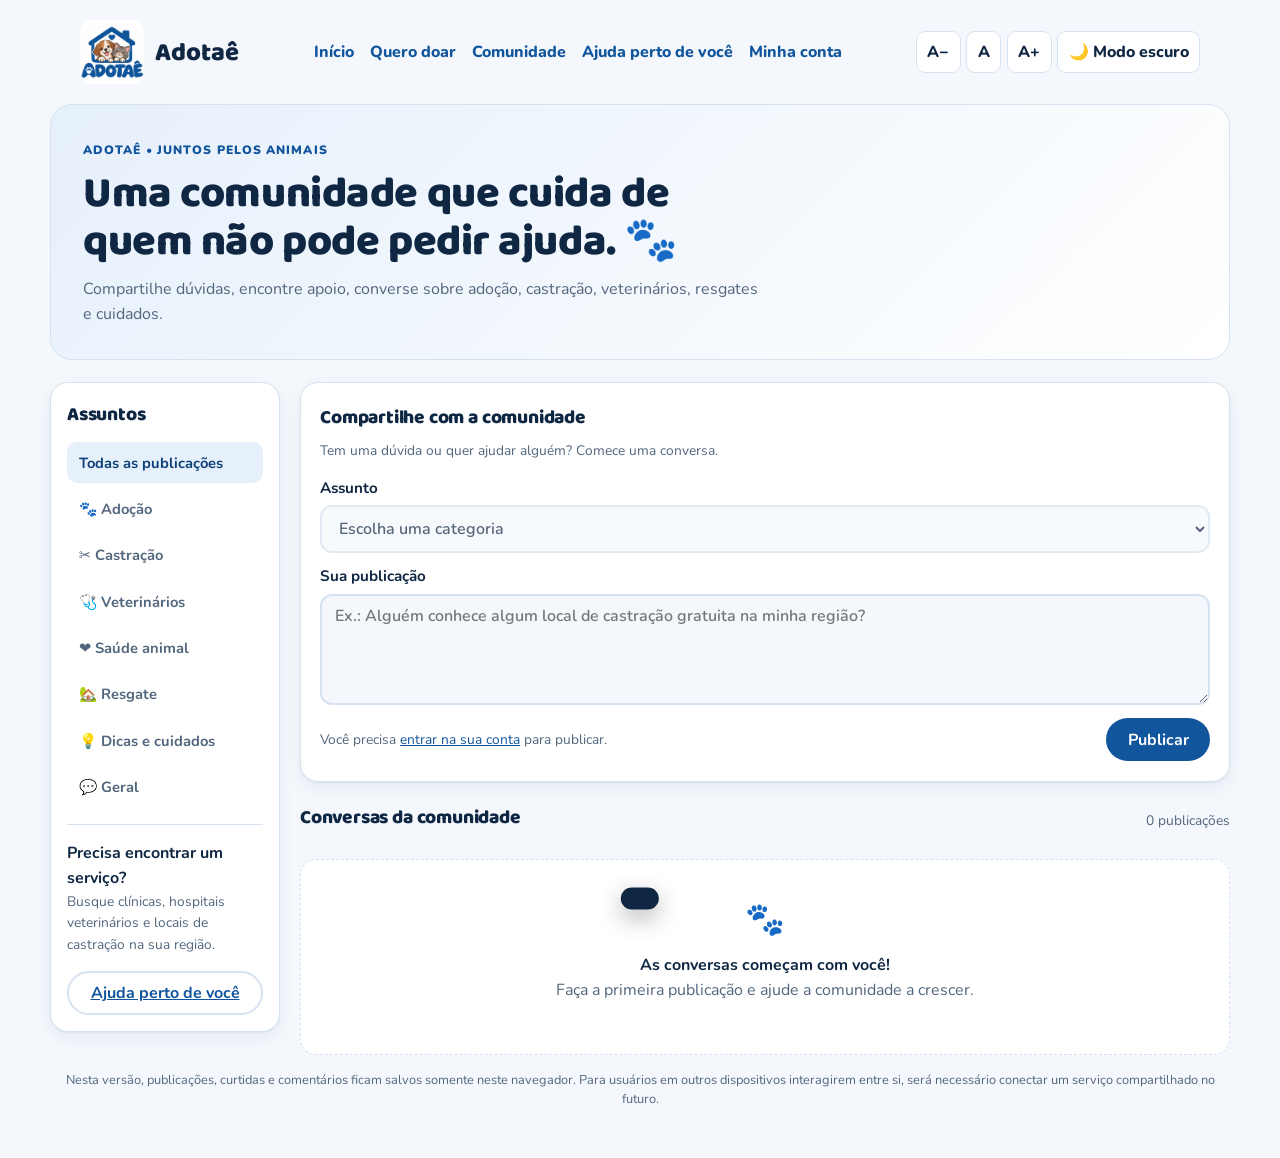
<file: comunidade.html>
<!DOCTYPE html>
<html lang="pt-BR"><head><meta charset="UTF-8"><meta name="viewport" content="width=device-width, initial-scale=1">
<title>Adotaê — Comunidade</title><meta name="description" content="Converse, tire dúvidas e ajude outros tutores na comunidade Adotaê.">
<link rel="preconnect" href="https://fonts.googleapis.com"><link rel="preconnect" href="https://fonts.gstatic.com" crossorigin>
<link href="https://fonts.googleapis.com/css2?family=Baloo+2:wght@600;700;800&family=Nunito:wght@400;600;700&display=swap" rel="stylesheet">
<link rel="stylesheet" href="css/style.css"><link rel="stylesheet" href="cadastro.css"><link rel="stylesheet" href="a11y-pages.css?v=dark-mode-20261121"><script src="acessibilidade.js?v=dark-mode-20261121" defer></script></head>
<body class="auth-page community-page">
<header class="auth-header"><a class="brand" href="index.html"><img src="img/logo.jpeg" alt="Adotaê"><span>Adotaê</span></a>
<nav class="announce-nav" aria-label="Navegação principal"><a href="index.html">Início</a><a href="anunciar.html">Quero doar</a><a href="comunidade.html" aria-current="page">Comunidade</a><a href="ajuda.html">Ajuda perto de você</a><a href="acesso.html">Minha conta</a></nav></header>
<main class="auth-main community-main">
<section class="community-hero"><span class="community-eyebrow">ADOTAÊ • JUNTOS PELOS ANIMAIS</span><h1>Uma comunidade que cuida de quem não pode pedir ajuda. 🐾</h1><p>Compartilhe dúvidas, encontre apoio, converse sobre adoção, castração, veterinários, resgates e cuidados.</p></section>
<section class="community-layout"><aside class="community-sidebar"><h2>Assuntos</h2>
<button type="button" class="community-filter active" data-filter="todos">Todas as publicações</button><button type="button" class="community-filter" data-filter="adocao">🐾 Adoção</button><button type="button" class="community-filter" data-filter="castracao">✂️ Castração</button><button type="button" class="community-filter" data-filter="veterinarios">🩺 Veterinários</button><button type="button" class="community-filter" data-filter="saude">❤️ Saúde animal</button><button type="button" class="community-filter" data-filter="resgate">🏡 Resgate</button><button type="button" class="community-filter" data-filter="dicas">💡 Dicas e cuidados</button><button type="button" class="community-filter" data-filter="geral">💬 Geral</button>
<div class="community-side-note"><strong>Precisa encontrar um serviço?</strong><p>Busque clínicas, hospitais veterinários e locais de castração na sua região.</p><a class="btn btn-ghost btn-block" href="ajuda.html">Ajuda perto de você</a></div></aside>
<div class="community-content"><section class="community-compose"><h2>Compartilhe com a comunidade</h2><p class="community-muted">Tem uma dúvida ou quer ajudar alguém? Comece uma conversa.</p>
<form id="postForm"><label class="field"><span>Assunto</span><select name="categoria" required><option value="">Escolha uma categoria</option><option value="adocao">Adoção</option><option value="castracao">Castração</option><option value="veterinarios">Veterinários</option><option value="saude">Saúde animal</option><option value="resgate">Resgate</option><option value="dicas">Dicas e cuidados</option><option value="geral">Geral</option></select></label>
<label class="field"><span>Sua publicação</span><textarea name="texto" rows="4" maxlength="1200" required placeholder="Ex.: Alguém conhece algum local de castração gratuita na minha região?"></textarea></label>
<div class="community-compose-bottom"><span id="communityUserHint" class="community-muted">Entre na sua conta para publicar.</span><button class="btn btn-primary" type="submit">Publicar</button></div></form></section>
<div class="community-feed-heading"><h2>Conversas da comunidade</h2><span id="postCount" class="community-muted">0 publicações</span></div>
<div id="communityFeed" class="community-feed" aria-live="polite"><div class="community-empty"><span>🐾</span><strong>As conversas começam com você!</strong><p>Faça a primeira publicação e ajude a comunidade a crescer.</p></div></div></div></section>
<p class="community-local-note">Nesta versão, publicações, curtidas e comentários ficam salvos somente neste navegador. Para usuários em outros dispositivos interagirem entre si, será necessário conectar um serviço compartilhado no futuro.</p>
</main><div class="toast" id="toast" role="status" aria-live="polite"></div><script src="comunidade.js"></script></body></html>
</file>
<file: css/style.css>
/* =====================================================
   ADOTAÊ — estilos
   Dica: para mudar as cores do site, edite só as variáveis abaixo.
   ===================================================== */

:root {
  --blue: #11559c;          /* azul da logo */
  --blue-dark: #0c3f78;
  --blue-soft: #e6f0fb;
  --cta: #ffb43a;           /* amarelo do botão "Anunciar" */
  --cta-ink: #3a2500;
  --heart: #e5484d;

  --bg: #f4f8fd;
  --surface: #ffffff;
  --ink: #0f2742;
  --muted: #52667d;
  --line: #d6e2f0;
  --shadow: 0 1px 2px rgba(15, 39, 66, .06), 0 6px 18px rgba(15, 39, 66, .06);

  --font-title: "Baloo 2", "Trebuchet MS", system-ui, sans-serif;
  --font-body: "Nunito", system-ui, -apple-system, "Segoe UI", sans-serif;

  --fs: 1;                  /* controlado pelos botões A− / A+ */
  --radius: 16px;
}

[data-theme="dark"] {
  --blue: #5aa5f5;
  --blue-dark: #8cc0ff;
  --blue-soft: #16304f;
  --cta: #ffb43a;
  --cta-ink: #3a2500;
  --heart: #ff6b70;

  --bg: #0a1626;
  --surface: #11233a;
  --ink: #e8f0fa;
  --muted: #9db2c9;
  --line: #24405f;
  --shadow: 0 1px 2px rgba(0, 0, 0, .3), 0 6px 18px rgba(0, 0, 0, .25);
}

*, *::before, *::after { box-sizing: border-box; }

html {
  font-size: calc(100% * var(--fs));
  scroll-behavior: smooth;
  scroll-padding-top: 6.5rem;
}

body {
  margin: 0;
  font-family: var(--font-body);
  font-size: 1rem;
  line-height: 1.55;
  color: var(--ink);
  background: var(--bg);
  transition: background-color .25s, color .25s;
}

h1, h2, h3 { font-family: var(--font-title); line-height: 1.15; margin: 0; letter-spacing: -.01em; }
h2 { font-size: 1.9rem; font-weight: 800; }
p { margin: 0 0 1rem; }
a { color: var(--blue); }
img { max-width: 100%; display: block; }

:focus-visible { outline: 3px solid var(--cta); outline-offset: 2px; border-radius: 6px; }

.wrap { width: min(1180px, 100% - 2rem); margin-inline: auto; }
.sr-only { position: absolute; width: 1px; height: 1px; overflow: hidden; clip: rect(0 0 0 0); white-space: nowrap; }
.skip { position: absolute; left: -999px; top: .5rem; background: var(--cta); color: var(--cta-ink); padding: .5rem 1rem; border-radius: 8px; z-index: 100; font-weight: 700; }
.skip:focus { left: .5rem; }
[hidden] { display: none !important; }

/* ---------- ícones ---------- */
.ic { width: 1.25rem; height: 1.25rem; fill: none; stroke: currentColor; stroke-width: 2; stroke-linecap: round; stroke-linejoin: round; flex: none; }

/* ---------- botões ---------- */
.btn {
  font: 700 1rem var(--font-body);
  border: 2px solid transparent;
  border-radius: 999px;
  padding: .55rem 1.2rem;
  cursor: pointer;
  transition: background-color .15s, transform .1s, border-color .15s;
  display: inline-flex; align-items: center; justify-content: center; gap: .4rem;
}
.btn:active { transform: scale(.97); }
.btn-primary { background: var(--blue); color: #fff; }
[data-theme="dark"] .btn-primary { color: #06213f; }
.btn-primary:hover { background: var(--blue-dark); }
.btn-cta { background: var(--cta); color: var(--cta-ink); }
.btn-cta:hover { background: #ffc666; }
.btn-ghost { background: transparent; color: var(--blue); border-color: var(--line); }
.btn-ghost:hover { border-color: var(--blue); background: var(--blue-soft); }
.btn-lg { padding: .8rem 1.6rem; font-size: 1.05rem; }
.btn-block { width: 100%; }

.btn-icon {
  position: relative;
  min-width: 2.5rem; height: 2.5rem; padding: 0 .55rem;
  border-radius: 12px; border: 2px solid var(--line);
  background: var(--surface); color: var(--ink);
  display: inline-flex; align-items: center; justify-content: center; gap: .25rem;
  cursor: pointer; font: 800 .95rem var(--font-body);
  transition: border-color .15s, background-color .15s;
}
.btn-icon:hover:not(:disabled) { border-color: var(--blue); background: var(--blue-soft); }
.btn-icon:disabled { opacity: .4; cursor: not-allowed; }
.fav-top .ic { color: var(--heart); fill: var(--heart); stroke: var(--heart); }
.fav-top .count { font-size: .85rem; color: var(--ink); }

/* ---------- cabeçalho ---------- */
.topbar { position: sticky; top: 0; z-index: 50; background: var(--surface); border-bottom: 1px solid var(--line); }
.topbar-in { display: flex; align-items: center; gap: 1rem; padding-block: .6rem; flex-wrap: wrap; }
.brand { display: flex; align-items: center; gap: .6rem; text-decoration: none; color: var(--blue); }
.brand img { width: 3.2rem; height: 3.2rem; border-radius: 12px; background: #fff; object-fit: contain; }
.brand span { font: 800 1.6rem var(--font-title); }
.nav { display: flex; gap: 1.2rem; margin-left: .5rem; }
.nav a { text-decoration: none; color: var(--ink); font-weight: 700; padding: .3rem 0; border-bottom: 3px solid transparent; }
.nav a:hover { border-color: var(--cta); }
.tools { margin-left: auto; display: flex; align-items: center; gap: .5rem; flex-wrap: wrap; }
.a11y { display: flex; gap: .3rem; }

/* ---------- hero ---------- */
.hero { position: relative; overflow: hidden; background: var(--blue); color: #fff; padding: 3.5rem 0 4rem; }
[data-theme="dark"] .hero { background: linear-gradient(160deg, #0f3a6b, #0a1f3a); }
.hero-logo {
  position: absolute;
  right: max(4vw, calc((100vw - 1180px) / 2));
  top: 50%;
  transform: translateY(-50%);
  width: clamp(220px, 29vw, 390px);
  aspect-ratio: 1;
  object-fit: contain;
  border-radius: 28px;
  background: #fff;
  box-shadow: 0 20px 55px rgba(0, 0, 0, .22);
  pointer-events: none;
}
.hero-in { position: relative; }
.hero h1 { font-size: clamp(2.2rem, 5.5vw, 3.8rem); font-weight: 800; max-width: 14ch; }
.hero-in { padding-right: min(34vw, 410px); }
@media (max-width: 760px) {
  .hero-logo { width: clamp(112px, 25vw, 180px); right: 1rem; top: 1.2rem; transform: none; opacity: .9; }
  .hero-in { padding-right: 0; }
  .hero h1 { max-width: 18ch; }
}
@media (max-width: 520px) {
  .hero-logo { position: static; display: block; width: 112px; margin: 0 0 1.25rem auto; transform: none; }
}
.hero-sub { max-width: 52ch; font-size: 1.15rem; margin: 1rem 0 1.8rem; opacity: .95; }

.search {
  display: flex; gap: .6rem; flex-wrap: wrap;
  background: var(--surface); padding: .6rem; border-radius: 22px; box-shadow: 0 12px 30px rgba(0, 0, 0, .18);
  color: var(--ink);
}
.search-field {
  display: flex; align-items: center; gap: .5rem;
  background: var(--bg); border: 2px solid transparent; border-radius: 14px; padding: 0 .8rem; min-height: 3rem;
}
.search-field:focus-within { border-color: var(--blue); }
.search-field.grow { flex: 1 1 260px; }
.search-field input, .search-field select {
  border: 0; background: transparent; color: inherit; font: 600 1rem var(--font-body); width: 100%; outline: none; min-height: 2.6rem;
}
.search-field select { min-width: 9rem; }
.search-field select option { color: #0f2742; }
[data-theme="dark"] .search-field select option { background: #11233a; color: #e8f0fa; }

/* ---------- listagem ---------- */
.listing { padding-block: 2.5rem 3rem; }
.listing-head { display: flex; align-items: center; justify-content: space-between; flex-wrap: wrap; gap: 1rem; margin-bottom: 1.2rem; }
.chips { display: flex; gap: .5rem; flex-wrap: wrap; }
.chip {
  font: 700 .95rem var(--font-body); padding: .45rem 1rem; border-radius: 999px; cursor: pointer;
  border: 2px solid var(--line); background: var(--surface); color: var(--ink);
}
.chip:hover { border-color: var(--blue); }
.chip.on { background: var(--blue); border-color: var(--blue); color: #fff; }
[data-theme="dark"] .chip.on { color: #06213f; }

.listing-body { display: grid; grid-template-columns: 250px 1fr; gap: 1.5rem; align-items: start; }
.filters { background: var(--surface); border: 1px solid var(--line); border-radius: var(--radius); padding: 1rem 1.1rem; position: sticky; top: 5.5rem; }
.filters summary { font: 800 1.15rem var(--font-title); cursor: pointer; margin-bottom: .8rem; }
.filters fieldset { border: 0; padding: 0; margin: 0 0 1rem; }
.filters legend { font-weight: 800; margin-bottom: .4rem; padding: 0; }
.radio, .check { display: flex; align-items: center; gap: .5rem; padding: .25rem 0; cursor: pointer; }
.radio input, .check input { width: 1.1rem; height: 1.1rem; accent-color: var(--blue); }
.filters .field { margin-bottom: .8rem; }
.filters .btn { margin-top: .6rem; }

.results-info { color: var(--muted); font-weight: 600; margin-bottom: .8rem; }
.grid { display: grid; grid-template-columns: repeat(auto-fill, minmax(230px, 1fr)); gap: 1.1rem; }

.card { position: relative; background: var(--surface); border: 1px solid var(--line); border-radius: var(--radius); overflow: hidden; box-shadow: var(--shadow); transition: transform .15s, box-shadow .15s; }
.card:hover { transform: translateY(-3px); }
.card-open { all: unset; display: block; width: 100%; cursor: pointer; box-sizing: border-box; }
.card-open:focus-visible { outline: 3px solid var(--cta); outline-offset: -3px; }
.thumb { position: relative; aspect-ratio: 4 / 3; background: var(--blue-soft); overflow: hidden; }
.thumb img { width: 100%; height: 100%; object-fit: cover; }
.ph { width: 100%; height: 100%; display: grid; place-items: center; font-size: 4rem; background: linear-gradient(135deg, var(--blue-soft), var(--bg)); }
.badge { position: absolute; left: .6rem; bottom: .6rem; font: 800 .78rem var(--font-body); padding: .2rem .65rem; border-radius: 999px; background: var(--blue); color: #fff; }
.badge.procura { background: var(--cta); color: var(--cta-ink); }
[data-theme="dark"] .badge.doacao { color: #06213f; }
.card-body { padding: .8rem 1rem 1rem; }
.card-body h3 { font-size: 1.25rem; font-weight: 800; margin-bottom: .1rem; }
.meta { color: var(--muted); margin: 0 0 .3rem; font-weight: 600; }
.loc { display: flex; align-items: center; gap: .3rem; color: var(--muted); font-size: .92rem; margin: 0 0 .6rem; }
.loc .ic { width: 1rem; height: 1rem; }
.tags { list-style: none; margin: 0; padding: 0; display: flex; flex-wrap: wrap; gap: .35rem; }
.tags li { font-size: .8rem; font-weight: 700; padding: .15rem .55rem; border-radius: 8px; background: var(--blue-soft); color: var(--blue-dark); }
.tags li.warn { background: #fff0d6; color: #7a4a00; }
[data-theme="dark"] .tags li.warn { background: #3a2c10; color: #ffd48a; }

.fav {
  position: absolute; top: .6rem; right: .6rem; z-index: 2;
  width: 2.5rem; height: 2.5rem; border-radius: 50%; border: 0; cursor: pointer;
  background: rgba(255, 255, 255, .92); color: #51657c; display: grid; place-items: center;
  box-shadow: 0 2px 8px rgba(0, 0, 0, .2); transition: transform .15s;
}
.fav:hover { transform: scale(1.1); }
.fav.on { color: var(--heart); }
.fav.on .ic { fill: var(--heart); }

.empty { text-align: center; padding: 3rem 1rem; background: var(--surface); border: 2px dashed var(--line); border-radius: var(--radius); color: var(--muted); }
.empty-title { font: 800 1.3rem var(--font-title); color: var(--ink); margin-bottom: .3rem; }

/* ---------- por que adotar ---------- */
.why { background: var(--blue-soft); padding: 3.5rem 0; }
.why-in { display: grid; grid-template-columns: 1fr 1.4fr; gap: 3rem; align-items: start; }
.why-intro p { color: var(--muted); margin-top: 1rem; max-width: 40ch; }
.why-list { margin: 0; display: grid; grid-template-columns: 1fr 1fr; gap: 1.6rem 2rem; }
.why-list div { border-top: 3px solid var(--blue); padding-top: .7rem; }
.why-list dt { font: 800 1.2rem var(--font-title); margin-bottom: .3rem; }
.why-list dd { margin: 0; color: var(--muted); }

/* ---------- sobre ---------- */
.about { display: grid; grid-template-columns: 1.1fr 1fr; gap: 3rem; padding-block: 3.5rem; align-items: start; }
.about-text h2 { margin-bottom: 1rem; }
.about-text p { max-width: 58ch; color: var(--muted); }
.steps { list-style: none; counter-reset: passo; margin: 0; padding: 0; display: grid; gap: 1rem; }
.steps li { counter-increment: passo; display: grid; grid-template-columns: 3rem 1fr; column-gap: 1rem; align-items: start; }
.steps li::before { content: counter(passo); grid-row: span 2; width: 3rem; height: 3rem; border-radius: 50%; background: var(--blue); color: #fff; display: grid; place-items: center; font: 800 1.3rem var(--font-title); }
[data-theme="dark"] .steps li::before { color: #06213f; }
.steps strong { font: 800 1.15rem var(--font-title); }
.steps span { color: var(--muted); }

/* ---------- contato ---------- */
.contact { background: var(--blue); color: #fff; padding: 3.5rem 0; }
[data-theme="dark"] .contact { background: #0f2c4d; }
.contact-in { display: grid; grid-template-columns: 1fr 1fr; gap: 3rem; align-items: start; }
.contact p { opacity: .92; margin-top: .8rem; }
.contact a { color: #fff; font-weight: 700; }
.contact-list { list-style: none; margin: 1.2rem 0 0; padding: 0; display: grid; gap: .8rem; font-size: 1.1rem; }
.contact-list li { display: flex; align-items: center; gap: .6rem; }
.contact-form { background: var(--surface); color: var(--ink); padding: 1.3rem; border-radius: 20px; display: grid; gap: .9rem; }

/* ---------- rodapé ---------- */
.footer { background: var(--surface); border-top: 1px solid var(--line); padding: 1.2rem 0; color: var(--muted); }
.footer-in { display: flex; justify-content: space-between; flex-wrap: wrap; gap: .6rem; }
.footer p { margin: 0; }

/* ---------- formulários ---------- */
.field { display: grid; gap: .3rem; font-weight: 700; font-size: .95rem; }
.field > span { color: var(--ink); }
input[type="text"], input[type="email"], input[type="password"], input[type="tel"], input[type="number"], input[type="search"], input[type="file"], select, textarea {
  font: 600 1rem var(--font-body); color: var(--ink); background: var(--bg);
  border: 2px solid var(--line); border-radius: 12px; padding: .6rem .8rem; width: 100%;
}
textarea { resize: vertical; }
input:focus, select:focus, textarea:focus { outline: none; border-color: var(--blue); }
input:user-invalid, select:user-invalid, textarea:user-invalid { border-color: #d6393f; }
.search-field input, .search-field select { border: 0; padding: 0; background: transparent; }
.form { display: grid; gap: .9rem; }
.row { display: grid; grid-template-columns: repeat(auto-fit, minmax(150px, 1fr)); gap: .8rem; }
.form-erro { color: #c0282e; font-weight: 700; margin: 0; }
[data-theme="dark"] .form-erro { color: #ff8a8f; }
.hint { color: var(--muted); margin: 0; font-size: .95rem; }
.contact-box { border: 2px solid var(--line); border-radius: 14px; padding: .8rem; margin: 0; }
.contact-box legend { font-weight: 800; padding: 0 .4rem; }

.mode { display: grid; grid-template-columns: 1fr 1fr; gap: .6rem; border: 0; padding: 0; margin: 0; }
.mode-opt input { position: absolute; opacity: 0; }
.mode-opt span { display: block; text-align: center; padding: .7rem; border-radius: 14px; border: 2px solid var(--line); font-weight: 800; cursor: pointer; background: var(--surface); }
.mode-opt input:checked + span { background: var(--blue); color: #fff; border-color: var(--blue); }
[data-theme="dark"] .mode-opt input:checked + span { color: #06213f; }
.mode-opt input:focus-visible + span { outline: 3px solid var(--cta); outline-offset: 2px; }

/* ---------- modais (<dialog>) ---------- */
.modal { border: 0; border-radius: 22px; padding: 1.6rem; width: min(520px, 100% - 1.5rem); max-height: 92vh; background: var(--surface); color: var(--ink); box-shadow: 0 30px 80px rgba(0, 0, 0, .35); }
.modal-lg { width: min(820px, 100% - 1.5rem); }
.modal::backdrop { background: rgba(7, 20, 38, .6); backdrop-filter: blur(2px); }
.modal[open] { animation: abrir .2s ease-out; }
@keyframes abrir { from { opacity: 0; transform: translateY(12px) scale(.98); } }
.modal-close { position: absolute; top: .8rem; right: .8rem; width: 2.4rem; height: 2.4rem; border-radius: 50%; border: 0; background: var(--bg); color: var(--ink); cursor: pointer; display: grid; place-items: center; z-index: 3; }
.modal-close:hover { background: var(--blue-soft); }
.modal h2 { margin-bottom: 1rem; padding-right: 2.5rem; }

.tabs { display: grid; grid-template-columns: 1fr 1fr; gap: .4rem; background: var(--bg); padding: .3rem; border-radius: 14px; margin-bottom: 1rem; }
.tab { font: 800 1rem var(--font-body); border: 0; background: transparent; color: var(--muted); padding: .55rem; border-radius: 11px; cursor: pointer; }
.tab.on { background: var(--surface); color: var(--blue); box-shadow: var(--shadow); }

/* detalhe do animal */
.det { display: grid; grid-template-columns: 1fr 1.1fr; gap: 1.4rem; }
.det-photo { border-radius: 16px; overflow: hidden; aspect-ratio: 1; background: var(--blue-soft); }
.det-photo img { width: 100%; height: 100%; object-fit: cover; }
.det h2 { font-size: 2rem; margin-bottom: .2rem; }
.det-sub { color: var(--muted); font-weight: 700; margin-bottom: 1rem; display: flex; align-items: center; gap: .3rem; }
.facts { display: grid; grid-template-columns: 1fr 1fr; gap: .6rem; margin: 0 0 1rem; }
.facts div { background: var(--bg); border-radius: 12px; padding: .5rem .75rem; }
.facts dt { font-size: .8rem; color: var(--muted); font-weight: 700; }
.facts dd { margin: 0; font-weight: 800; }
.facts .full { grid-column: 1 / -1; }
.det-desc { white-space: pre-line; }
.det-actions { display: flex; flex-wrap: wrap; gap: .5rem; margin-top: 1rem; }
.det-contact { border-top: 2px dashed var(--line); margin-top: 1rem; padding-top: 1rem; }
.det-contact h3 { font-size: 1.1rem; margin-bottom: .6rem; }
.det-remove { margin-top: .8rem; background: none; border: 0; color: #c0282e; font: 700 .9rem var(--font-body); cursor: pointer; text-decoration: underline; padding: 0; }

/* aviso (toast) */
.toast { position: fixed; left: 50%; bottom: 1.5rem; transform: translate(-50%, 150%); background: var(--ink); color: var(--bg); padding: .7rem 1.2rem; border-radius: 14px; font-weight: 700; z-index: 200; max-width: min(92vw, 460px); text-align: center; transition: transform .25s; box-shadow: 0 8px 24px rgba(0, 0, 0, .3); }
.toast.show { transform: translate(-50%, 0); }

/* ---------- responsivo ---------- */
@media (max-width: 960px) {
  .nav { display: none; }
  .listing-body { grid-template-columns: 1fr; }
  .filters { position: static; }
  .why-in, .about, .contact-in { grid-template-columns: 1fr; gap: 2rem; }
}
@media (max-width: 640px) {
  .det { grid-template-columns: 1fr; }
  .why-list { grid-template-columns: 1fr; }
  .tools { width: 100%; margin-left: 0; }
  .tools .btn-cta { margin-left: auto; }
  .search .btn { width: 100%; }
  .search-field select { min-width: 0; }
  .search-field { flex: 1 1 100%; }
  h2 { font-size: 1.6rem; }
}

@media (prefers-reduced-motion: reduce) {
  html { scroll-behavior: auto; }
  *, *::before, *::after { animation: none !important; transition: none !important; }
}


/* Evento global de cadastro: mensagem destacada na própria página */
.evento-global {
  position: fixed;
  left: 50%;
  top: 1.25rem;
  bottom: auto;
  transform: translate(-50%, -160%);
  width: min(92vw, 520px);
  z-index: 10000;
  padding: .95rem 1.2rem;
  border: 1px solid transparent;
  border-radius: 16px;
  font-weight: 800;
  text-align: center;
  box-shadow: 0 12px 32px rgba(0, 0, 0, .24);
  transition: transform .28s ease;
}
.evento-global:not([hidden]) { transform: translate(-50%, 0); }
.evento-global.evento-ok { background: #dcfce7; color: #14532d; border-color: #16a34a; }
.evento-global.evento-erro { background: #fee2e2; color: #7f1d1d; border-color: #dc2626; }


/* Destaque: usa somente a marca do Adotaê, nunca a ilustração antiga da casa */
.hero-house { display: none !important; }
.hero-logo {
  position: absolute !important;
  right: max(4vw, calc((100vw - 1180px) / 2)) !important;
  top: 50% !important;
  transform: translateY(-50%) !important;
  display: block !important;
  width: clamp(220px, 29vw, 390px) !important;
  height: auto !important;
  aspect-ratio: 1;
  object-fit: contain;
  border-radius: 28px;
  background: #fff;
  box-shadow: 0 20px 55px rgba(0,0,0,.22);
}
@media (max-width: 760px) {
  .hero-logo { width: clamp(112px, 25vw, 180px) !important; right: 1rem !important; top: 1.2rem !important; transform: none !important; }
}
@media (max-width: 520px) {
  .hero-logo { position: static !important; width: 112px !important; margin: 0 0 1.25rem auto !important; }
}


/* Ajuste fino da logo no destaque: alinhada ao conteúdo e sem parecer solta */
.hero-logo {
  position: absolute !important;
  z-index: 1;
  right: max(5vw, calc((100vw - 1180px) / 2 + 26px)) !important;
  top: 48% !important;
  transform: translateY(-50%) !important;
  width: clamp(230px, 25vw, 330px) !important;
  height: auto !important;
  aspect-ratio: 1;
  object-fit: contain;
  padding: 10px;
  box-sizing: border-box;
  border-radius: 26px;
  background: rgba(255, 255, 255, .96);
  border: 1px solid rgba(255, 255, 255, .7);
  box-shadow: 0 18px 42px rgba(3, 18, 38, .24);
}
.hero-in { padding-right: min(32vw, 370px) !important; }
@media (max-width: 900px) {
  .hero-logo {
    right: 4vw !important;
    width: clamp(190px, 25vw, 245px) !important;
  }
  .hero-in { padding-right: min(29vw, 270px) !important; }
}
@media (max-width: 760px) {
  .hero-logo {
    right: 1rem !important;
    top: 1.25rem !important;
    width: clamp(112px, 23vw, 160px) !important;
    padding: 6px;
    border-radius: 18px;
    transform: none !important;
  }
  .hero-in { padding-right: 0 !important; }
  .hero h1 { max-width: 17ch; }
}
@media (max-width: 520px) {
  .hero-logo {
    position: relative !important;
    top: auto !important;
    right: auto !important;
    transform: none !important;
    display: block !important;
    width: 104px !important;
    margin: 0 auto 1rem !important;
    padding: 5px;
    border-radius: 16px;
  }
}
</file>
<file: cadastro.css>
/* =====================================================
   Adotaê — ajustes de cadastro, logo e responsividade
   Carregado DEPOIS do style.css (não substitui o seu arquivo)
   ===================================================== */

/* ---------- Logo maior e mais visível ---------- */
.topbar .brand { gap: .75rem; }
.topbar .brand img {
  width: 88px;
  height: 88px;
  object-fit: contain;
  flex-shrink: 0;
}
.topbar .brand span { font-size: clamp(1.6rem, 3vw, 2.3rem); line-height: 1; }
.topbar-in { height: auto; min-height: 104px; flex-wrap: wrap; gap: .5rem 1rem; }

@media (max-width: 900px) {
  .topbar .brand img { width: 72px; height: 72px; }
  .topbar-in { min-height: 88px; }
}
@media (max-width: 600px) {
  .topbar .brand img { width: 60px; height: 60px; }
  .topbar .brand span { font-size: 1.5rem; }
  .topbar-in { justify-content: center; }
  .tools { flex-wrap: wrap; justify-content: center; gap: .4rem; }
}

/* ---------- Responsividade geral (só o que é seguro sem ver o style.css) ---------- */
img, video { max-width: 100%; }

/* ---------- Modal de acesso / cadastro ---------- */
#auth {
  width: min(640px, 96vw);
  max-width: 96vw;
  max-height: 92vh;
  overflow-y: auto;
  overscroll-behavior: contain;
}
#auth .form { display: grid; gap: .9rem; }
#auth .row {
  display: grid;
  grid-template-columns: repeat(auto-fit, minmax(170px, 1fr));
  gap: .75rem;
}
#auth input, #auth select { width: 100%; max-width: 100%; box-sizing: border-box; }
#auth .field small { font-weight: 400; opacity: .75; }

.grupo {
  display: grid;
  gap: .8rem;
  margin: 0;
  padding: .9rem 1rem 1rem;
  border: 1px solid rgba(128, 128, 128, .35);
  border-radius: .75rem;
  min-width: 0;
}
.grupo legend { padding: 0 .4rem; font-weight: 700; }

.cep-linha { display: flex; gap: .6rem; align-items: flex-end; }
.cep-linha .field { flex: 1; min-width: 0; }
.cep-linha .btn { white-space: nowrap; }
@media (max-width: 420px) {
  .cep-linha { flex-direction: column; align-items: stretch; }
}

.dica { margin: 0; font-size: .9rem; }
.dica.ok { color: #15803d; font-weight: 700; }
.dica.erro { color: #b91c1c; font-weight: 700; }

input.invalido, select.invalido { border-color: #dc2626 !important; outline-color: #dc2626; }

.link-btn {
  background: none;
  border: 0;
  padding: .3rem 0;
  font: inherit;
  font-weight: 700;
  text-decoration: underline;
  cursor: pointer;
  color: inherit;
  justify-self: center;
}
.rec-titulo { margin: 0; }
.rec-ok {
  margin: 0;
  padding: .7rem .9rem;
  border-radius: .6rem;
  background: #dcfce7;
  color: #14532d;
  border: 1px solid #16a34a;
  font-weight: 700;
}

/* ---------- Força da senha ---------- */
.forca { display: grid; gap: .35rem; }
.forca-barra { display: grid; grid-template-columns: repeat(3, 1fr); gap: .3rem; }
.forca-barra i {
  display: block;
  height: .45rem;
  border-radius: 99px;
  background: rgba(128, 128, 128, .3);
  transition: background .2s;
}
.forca[data-nivel="1"] .forca-barra i:nth-child(-n+1) { background: #dc2626; }
.forca[data-nivel="2"] .forca-barra i:nth-child(-n+2) { background: #f59e0b; }
.forca[data-nivel="3"] .forca-barra i:nth-child(-n+3) { background: #16a34a; }
.forca-txt { margin: 0; font-size: .9rem; }
.forca[data-nivel="1"] .forca-txt { color: #b91c1c; }
.forca[data-nivel="2"] .forca-txt { color: #b45309; }
.forca[data-nivel="3"] .forca-txt { color: #15803d; }

/* ---------- Mensagens de evento ---------- */
.evento {
  position: sticky;
  top: 0;
  z-index: 5;
  margin: .6rem 0;
  padding: .75rem 1rem;
  border-radius: .6rem;
  border: 1px solid;
  font-weight: 700;
}
.evento[hidden] { display: none; }
.evento-ok   { background: #dcfce7; color: #14532d; border-color: #16a34a; }
.evento-erro { background: #fee2e2; color: #7f1d1d; border-color: #dc2626; }

.evento-global {
  position: fixed;
  left: 50%;
  bottom: 1.25rem;
  top: auto;
  transform: translateX(-50%);
  width: min(92vw, 460px);
  z-index: 9999;
  box-shadow: 0 8px 24px rgba(0, 0, 0, .25);
  text-align: center;
}


/* ---------- Controle de mostrar/ocultar senha ---------- */
.show-password-toggle {
  display: inline-flex;
  align-items: center;
  gap: .65rem;
  width: fit-content;
  cursor: pointer;
  user-select: none;
  color: var(--ink, inherit);
  font-size: .94rem;
  font-weight: 700;
}
.show-password-toggle input {
  position: absolute;
  width: 1px !important;
  height: 1px;
  opacity: 0;
  pointer-events: none;
}
.show-password-switch {
  position: relative;
  display: inline-block;
  width: 42px;
  height: 24px;
  flex: 0 0 42px;
  border-radius: 99px;
  background: #9ca3af;
  transition: background .2s ease;
}
.show-password-switch::after {
  content: "";
  position: absolute;
  top: 3px;
  left: 3px;
  width: 18px;
  height: 18px;
  border-radius: 50%;
  background: #fff;
  box-shadow: 0 1px 3px rgba(0,0,0,.22);
  transition: transform .2s ease;
}
.show-password-toggle input:checked + .show-password-switch { background: #16834a; }
.show-password-toggle input:checked + .show-password-switch::after { transform: translateX(18px); }
.show-password-toggle input:focus-visible + .show-password-switch { outline: 3px solid #f59e0b; outline-offset: 3px; }
.show-password-toggle:hover .show-password-switch { filter: brightness(.96); }


/* Páginas independentes de login e cadastro */
.auth-page { min-height: 100vh; background: var(--bg); }
.auth-header { width: min(1120px, 94vw); margin: 1.25rem auto; display:flex; align-items:center; justify-content:space-between; gap:1rem; }
.auth-header .brand { display:flex; align-items:center; gap:.7rem; text-decoration:none; color:var(--ink); font-family:'Baloo 2',sans-serif; font-size:1.8rem; font-weight:800; }
.auth-header .brand img { width:64px; height:64px; object-fit:contain; }
.auth-main { width:min(720px, 94vw); margin:1rem auto 3rem; }
.auth-page #auth { display:block; position:static; inset:auto; margin:0 auto; width:100%; max-width:100%; max-height:none; overflow:visible; border:1px solid rgba(128,128,128,.22); border-radius:20px; box-shadow:0 18px 55px rgba(0,0,0,.12); padding:clamp(1rem,3vw,2rem); background:var(--surface); color:var(--ink); }
.auth-page #auth::backdrop { display:none; }
.auth-page #auth[open] { display:block; }
.auth-links { display:flex; gap:.5rem; padding:.35rem; background:var(--bg); border-radius:12px; margin:0 0 1.25rem; }
.auth-links a { flex:1; text-align:center; padding:.7rem; border-radius:9px; color:var(--ink); text-decoration:none; font-weight:800; }
.auth-page[data-auth-page="login"] .auth-links a[data-auth-link="login"],
.auth-page[data-auth-page="cadastro"] .auth-links a[data-auth-link="cadastro"] { background:var(--blue); color:#fff; }
.auth-page #authTitulo { margin-top:0; }
.auth-page .modal-close { display:none; }
.auth-page .form[hidden] { display:none !important; }
@media(max-width:520px) { .auth-header .brand img { width:48px;height:48px; } .auth-header .brand {font-size:1.45rem;} }

.auth-page #auth{display:block;position:static;inset:auto;margin:0 auto;width:100%;max-width:100%;max-height:none;overflow:visible;}
.auth-page .tabs{display:flex;gap:.5rem;margin:0 0 1.2rem;}
.auth-page .tab{flex:1;border:0;border-radius:10px;padding:.8rem 1rem;background:var(--bg);color:var(--ink);font:inherit;font-weight:800;cursor:pointer;}
.auth-page .tab.on{background:var(--blue);color:#fff;}
.auth-page .form[hidden]{display:none!important;}
.date-dual-row{display:grid;grid-template-columns:1fr 1fr;gap:.7rem;align-items:end;}
.date-picker-label{display:grid;gap:.35rem;font-size:.88rem;font-weight:700;}
.date-picker-label input{width:100%;}
.announce-page .announce-main{max-width:820px;}
.announce-page h1{font-family:var(--font-title);font-size:clamp(2rem,4vw,3rem);color:var(--ink);margin:1.5rem 0 .3rem;}
.announce-intro{color:var(--muted);margin:0 0 1.2rem;}
.announce-card{background:var(--surface);color:var(--ink);border:1px solid var(--line);border-radius:20px;padding:clamp(1rem,3vw,2rem);box-shadow:var(--shadow);}
.announce-card .form{display:grid;gap:1rem;}
.announce-nav{display:flex;gap:1rem;flex-wrap:wrap;}
.announce-nav a{color:var(--blue);font-weight:800;text-decoration:none;}
@media(max-width:600px){.date-dual-row{grid-template-columns:1fr;}.auth-header{flex-wrap:wrap;}}


/* ---------- minha conta ---------- */
.account-card { width: min(760px, 100% - 1.5rem); margin: 2rem auto; }
.account-heading { display:flex; justify-content:space-between; align-items:flex-start; gap:1rem; flex-wrap:wrap; }
.account-eyebrow { color:var(--blue); font-size:.78rem; font-weight:900; letter-spacing:.12em; margin:0 0 .25rem; }
.account-section { border-top:1px solid var(--line); margin-top:1.3rem; padding-top:1.2rem; }
.account-section h3 { margin:0 0 .85rem; font:800 1.2rem var(--font-title); }
.account-data { display:grid; grid-template-columns:repeat(2,minmax(0,1fr)); gap:.7rem; }
.account-data-item { min-width:0; padding:.75rem; border-radius:12px; background:var(--bg); display:grid; gap:.2rem; }
.account-data-item span { color:var(--muted); font-size:.8rem; font-weight:700; }
.account-data-item strong { overflow-wrap:anywhere; }
.account-favorites { display:grid; grid-template-columns:repeat(auto-fit,minmax(180px,1fr)); gap:.7rem; }
.account-favorite { display:flex; align-items:center; gap:.65rem; padding:.8rem; background:var(--bg); border:1px solid var(--line); border-radius:12px; }
.account-paw { font-size:1.4rem; }
@media(max-width:560px) { .account-data { grid-template-columns:1fr; } }


/* ---------- interação de interesse na adoção ---------- */
.adoption-action { margin: 1.1rem 0; }
.btn-adopt { width: 100%; justify-content: center; font-weight: 900; gap: .5rem; }
.adoption-celebration {
  display: grid;
  justify-items: center;
  gap: .35rem;
  padding: 1.15rem;
  border: 1px solid rgba(22, 163, 74, .3);
  border-radius: 16px;
  background: linear-gradient(135deg, #ecfdf5, #fef3c7);
  color: #14532d;
  text-align: center;
  overflow: hidden;
}
.adoption-celebration[hidden] { display: none; }
.adoption-celebration strong { font: 800 1.35rem 'Baloo 2', sans-serif; }
.adoption-celebration span:last-child { font-weight: 800; }
.celebration-paws { font-size: 1.65rem; letter-spacing: .25rem; }
.adoption-celebration.celebrate { animation: adotae-pop .65s cubic-bezier(.2,.8,.2,1) both; }
.adoption-celebration.celebrate .celebration-paws { animation: adotae-paws 1s ease-in-out both; }
@keyframes adotae-pop {
  0% { opacity: 0; transform: scale(.72) translateY(12px); }
  65% { opacity: 1; transform: scale(1.04) translateY(-3px); }
  100% { opacity: 1; transform: scale(1) translateY(0); }
}
@keyframes adotae-paws {
  0%,100% { transform: translateY(0) rotate(0); }
  35% { transform: translateY(-9px) rotate(-8deg); }
  70% { transform: translateY(0) rotate(8deg); }
}
@media (prefers-reduced-motion: reduce) {
  .adoption-celebration.celebrate, .adoption-celebration.celebrate .celebration-paws { animation: none; }
}
@media (max-width: 520px) {
  .adoption-celebration { padding: .9rem .65rem; }
  .adoption-celebration strong { font-size: 1.2rem; }
}


/* ---------- menu principal com submenus ---------- */
.topbar-in { position: relative; }
.nav { align-items: center; gap: .35rem; flex-wrap: wrap; }
.nav > a, .nav-group > summary {
  display: inline-flex;
  align-items: center;
  gap: .35rem;
  padding: .55rem .7rem;
  border: 0;
  border-radius: 10px;
  color: var(--ink);
  font: 800 .94rem var(--font-body);
  text-decoration: none;
  cursor: pointer;
  list-style: none;
  white-space: nowrap;
}
.nav-group > summary::-webkit-details-marker { display: none; }
.nav > a:hover, .nav-group > summary:hover,
.nav-group[open] > summary { background: var(--blue-soft); color: var(--blue); }
.nav-group { position: relative; }
.nav-submenu {
  position: absolute;
  top: calc(100% + .35rem);
  left: 0;
  z-index: 100;
  display: grid;
  min-width: 220px;
  padding: .45rem;
  border: 1px solid var(--line);
  border-radius: 14px;
  background: var(--surface);
  box-shadow: 0 14px 35px rgba(0,0,0,.16);
}
.nav-submenu a {
  padding: .65rem .75rem;
  border-radius: 9px;
  color: var(--ink);
  font-weight: 700;
  text-decoration: none;
}
.nav-submenu a:hover { background: var(--blue-soft); color: var(--blue); }
.account-favorites { align-items: stretch; }
.account-favorite { min-width: 0; gap: .35rem; padding: .55rem .65rem; }
.account-favorite-link {
  display: flex;
  align-items: center;
  gap: .65rem;
  flex: 1;
  min-width: 0;
  color: var(--ink);
  text-decoration: none;
}
.account-favorite-link:hover strong { color: var(--blue); text-decoration: underline; }
.account-favorite-info { display: grid; min-width: 0; }
.account-favorite-info strong { overflow-wrap: anywhere; }
.account-favorite-info small { color: var(--muted); font-size: .82rem; }
.account-favorite-remove {
  flex: 0 0 2rem;
  width: 2rem;
  height: 2rem;
  border: 0;
  border-radius: 50%;
  background: transparent;
  color: #b4232b;
  font-size: 1.45rem;
  line-height: 1;
  cursor: pointer;
}
.account-favorite-remove:hover { background: rgba(220,38,38,.1); }
.favorites-empty {
  display: grid;
  justify-items: center;
  gap: .45rem;
  padding: 1.5rem 1rem;
  border: 1px dashed var(--line);
  border-radius: 16px;
  text-align: center;
}
.favorites-empty > span { color: var(--heart); font-size: 2.5rem; line-height: 1; }
.favorites-empty p { margin: 0 0 .4rem; color: var(--muted); }
@media (max-width: 960px) {
  .nav { display: flex !important; order: 3; width: 100%; margin: .25rem 0 0; justify-content: center; }
  .nav-submenu { position: static; min-width: 0; margin-top: .2rem; box-shadow: none; }
  .nav-group[open] { flex: 1 1 100%; }
  .nav-group[open] .nav-submenu { width: 100%; }
}
@media (max-width: 600px) {
  .topbar-in { justify-content: center; }
  .nav { justify-content: stretch; gap: .25rem; }
  .nav > a, .nav-group > summary { flex: 1; justify-content: center; padding: .5rem .4rem; font-size: .86rem; }
  .nav-group { flex: 1 1 auto; }
  .nav-group[open] { flex-basis: 100%; }
  .tools { justify-content: center; }
}

/* ---------- menu Início e confirmação de saída ---------- */
.nav-home-group > summary, .auth-home-menu > summary { font-weight: 900; }
.auth-home-menu { position: relative; }
.auth-home-menu .nav-submenu { right: 0; left: auto; }
.logout-dialog { width: min(520px, 92vw); border: 1px solid var(--line); border-radius: 18px; padding: 1.4rem; background: var(--surface); color: var(--ink); box-shadow: 0 20px 60px rgba(0,0,0,.28); }
.logout-dialog::backdrop { background: rgba(15,23,42,.62); backdrop-filter: blur(3px); }
.logout-dialog h2 { margin: 0 0 .5rem; font-family: var(--font-title); }
.logout-dialog p { line-height: 1.55; }
.logout-actions { display: flex; justify-content: flex-end; flex-wrap: wrap; gap: .65rem; margin-top: 1.2rem; }
.remember-toggle { margin: .15rem 0 .25rem; }
@media(max-width:600px) { .logout-actions { flex-direction: column-reverse; } .logout-actions .btn { width: 100%; } .auth-home-menu { margin-left: auto; } }


#contatoTelefoneBox[hidden], #contatoEmailBox[hidden], #contatoInstagramBox[hidden] { display:none !important; }

/* ---------- Comunidade Adotaê (armazenamento local) ---------- */
.community-main,.help-main { width:min(1180px,94%); max-width:1180px; }
.community-hero,.help-hero { padding:2rem; border-radius:22px; background:linear-gradient(135deg,var(--blue-soft),var(--surface)); border:1px solid var(--line); margin-bottom:1.4rem; }
.community-eyebrow { display:inline-block; color:var(--blue); font-size:.76rem; font-weight:900; letter-spacing:.09em; margin-bottom:.5rem; }
.community-hero h1,.help-hero h1 { font:800 clamp(1.8rem,4vw,2.7rem)/1.1 var(--font-title); color:var(--ink); margin:.2rem 0 .7rem; max-width:25ch; }
.community-hero p,.help-hero p { color:var(--muted); max-width:68ch; margin:0; }
.community-layout { display:grid; grid-template-columns:230px minmax(0,1fr); gap:1.25rem; align-items:start; }
.community-sidebar,.community-compose,.community-post,.help-search-card,.help-service-card,.help-emergency-note { background:var(--surface); border:1px solid var(--line); border-radius:18px; box-shadow:var(--shadow); }
.community-sidebar { padding:1rem; display:grid; gap:.35rem; }
.community-sidebar h2,.community-compose h2,.community-feed-heading h2 { font:800 1.2rem var(--font-title); margin:0 0 .4rem; color:var(--ink); }
.community-filter { border:0; background:transparent; color:var(--muted); text-align:left; padding:.65rem .75rem; border-radius:10px; font:700 .92rem var(--font-body); cursor:pointer; }
.community-filter:hover,.community-filter.active { background:var(--blue-soft); color:var(--blue-dark); }
.community-side-note { border-top:1px solid var(--line); margin-top:.7rem; padding-top:1rem; }
.community-side-note p,.community-muted { color:var(--muted); font-size:.86rem; }
.community-content { min-width:0; display:grid; gap:1rem; }
.community-compose { padding:1.2rem; }
.community-compose form { display:grid; gap:.8rem; }
.community-compose-bottom,.community-feed-heading,.community-post-top,.community-post-actions,.help-search-actions { display:flex; align-items:center; justify-content:space-between; gap:.8rem; flex-wrap:wrap; }
.community-feed-heading { margin:.25rem 0; }
.community-feed { display:grid; gap:.9rem; }
.community-post { padding:1.15rem; }
.community-post-top { justify-content:flex-start; }
.community-avatar { width:42px; height:42px; border-radius:50%; display:grid; place-items:center; flex:0 0 auto; background:var(--blue-soft); color:var(--blue-dark); font-weight:900; font-size:1.1rem; }
.community-author { display:grid; gap:.1rem; min-width:0; flex:1; }
.community-author span { color:var(--muted); font-size:.78rem; }
.community-category { padding:.3rem .65rem; border-radius:999px; background:var(--blue-soft); color:var(--blue-dark); font-size:.75rem; font-weight:800; }
.community-post-text { white-space:pre-wrap; overflow-wrap:anywhere; line-height:1.6; margin:1rem 0; }
.community-post-actions { justify-content:flex-start; border-bottom:1px solid var(--line); padding-bottom:.7rem; color:var(--muted); font-size:.82rem; }
.community-post-actions button { border:0; background:transparent; color:var(--muted); cursor:pointer; font:700 .84rem var(--font-body); padding:.25rem; }
.community-post-actions button.liked { color:var(--heart); }
.community-post-actions .community-delete { margin-left:auto; }
.community-comments { display:grid; gap:.55rem; padding-top:.7rem; }
.community-comment { display:flex; align-items:flex-start; gap:.5rem; padding:.55rem .7rem; background:var(--bg); border-radius:10px; font-size:.86rem; }
.community-comment strong { white-space:nowrap; }
.community-comment span { overflow-wrap:anywhere; flex:1; }
.community-comment button { border:0; background:transparent; color:var(--muted); cursor:pointer; font-size:1.1rem; }
.community-comment-form { display:flex; gap:.5rem; }
.community-comment-form input { min-width:0; flex:1; padding:.7rem .8rem; border:1px solid var(--line); border-radius:10px; background:var(--surface); color:var(--ink); font:inherit; }
.community-empty { text-align:center; padding:2.2rem 1rem; border:1px dashed var(--line); border-radius:16px; color:var(--muted); background:var(--surface); }
.community-empty span { display:block; font-size:2rem; margin-bottom:.5rem; }
.community-empty strong { color:var(--ink); }
.community-local-note { margin:1rem 0; color:var(--muted); font-size:.8rem; text-align:center; }
.help-search-card { padding:1.3rem; margin-bottom:1.2rem; }
.help-search-card form { display:grid; gap:.7rem; }
.help-search-actions { justify-content:flex-start; }
.help-results { scroll-margin-top:1rem; }
.help-service-grid { display:grid; grid-template-columns:repeat(2,minmax(0,1fr)); gap:1rem; }
.help-service-card { padding:1.2rem; display:flex; flex-direction:column; align-items:flex-start; }
.help-service-icon { font-size:2rem; margin-bottom:.3rem; }
.help-service-card h3 { margin:.2rem 0 .35rem; font:800 1.15rem var(--font-title); color:var(--ink); }
.help-service-card p { color:var(--muted); font-size:.9rem; line-height:1.5; flex:1; }
.help-service-card .btn { margin-top:.6rem; }
.help-map-note,.help-emergency-note { padding:1rem 1.1rem; margin:1rem 0; border-radius:14px; font-size:.88rem; }
.help-map-note { background:var(--blue-soft); color:var(--blue-dark); }
.help-emergency-note { border-color:#f0d3a0; background:#fff8e9; color:#6b4a17; }
.help-emergency-note p { margin:.3rem 0 0; }
.help-main [hidden] { display:none !important; }
.adoption-countdown { font-size:1.05rem; font-weight:900; }
#detCancelarRedirecionamento { margin-top:.3rem; }
@media(max-width:760px) {
 .community-layout { grid-template-columns:1fr; }
 .community-sidebar { grid-template-columns:repeat(2,minmax(0,1fr)); }
 .community-sidebar h2,.community-side-note { grid-column:1/-1; }
 .community-filter { font-size:.82rem; }
}
@media(max-width:560px) {
 .community-hero,.help-hero { padding:1.25rem; }
 .help-service-grid { grid-template-columns:1fr; }
 .community-compose,.community-post,.help-search-card,.help-service-card { padding:1rem; }
 .community-compose-bottom { align-items:flex-start; }
 .community-comment-form { flex-direction:column; }
 .help-search-actions { flex-direction:column; align-items:stretch; }
}

.filter-info { padding:.8rem; border-radius:12px; background:var(--blue-soft); color:var(--blue-dark); }
.filter-info p { margin:.35rem 0; font-size:.84rem; }
.filter-info a { font-weight:900; color:var(--blue-dark); }
</file>
<file: a11y-pages.css>
/* Acessibilidade consistente nas páginas independentes */
.a11y-page-tools{display:flex;flex-wrap:wrap;gap:.35rem;align-items:center}
.a11y-page-tools button{border:1px solid var(--line);border-radius:9px;background:var(--surface);color:var(--ink);padding:.45rem .65rem;font:inherit;font-weight:800;cursor:pointer}
.a11y-page-tools button:focus-visible,a:focus-visible,button:focus-visible,input:focus-visible,select:focus-visible,textarea:focus-visible{outline:3px solid #d97706!important;outline-offset:2px!important}
.auth-header{flex-wrap:wrap}
</file>
